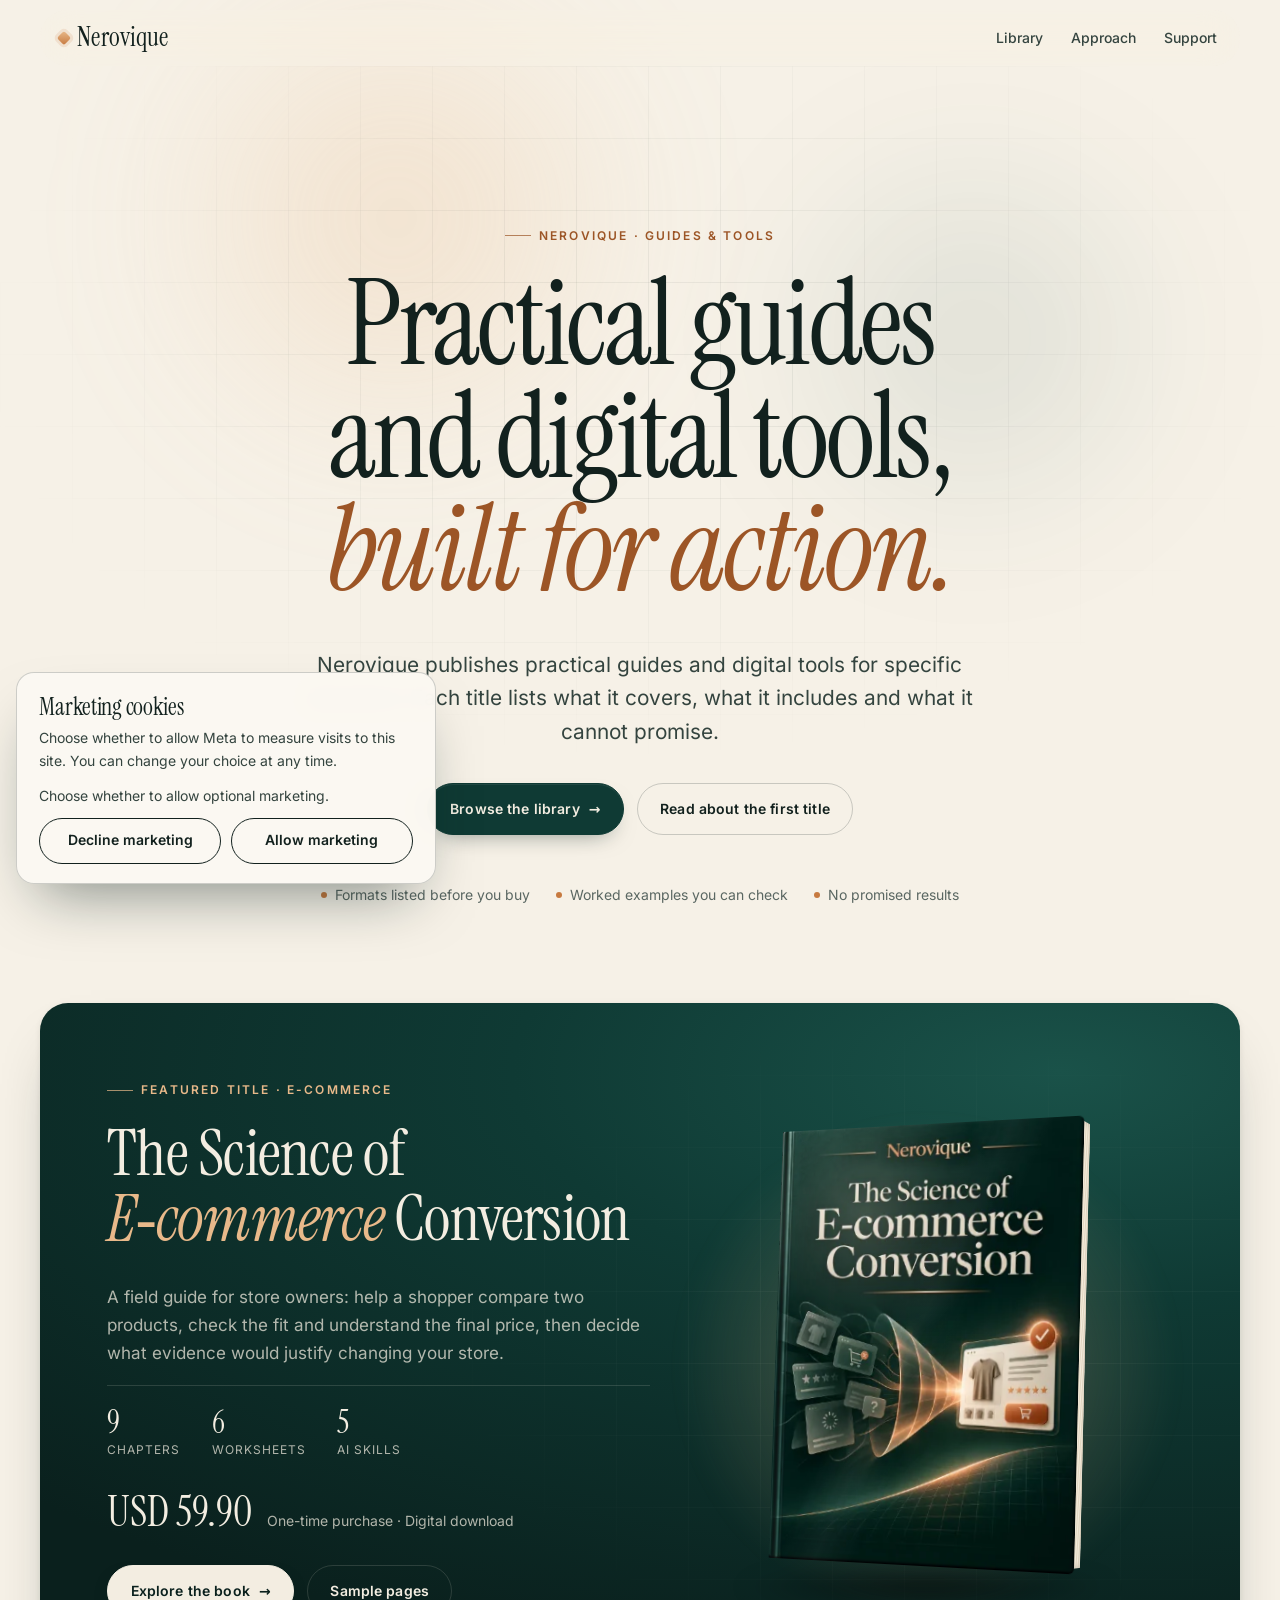
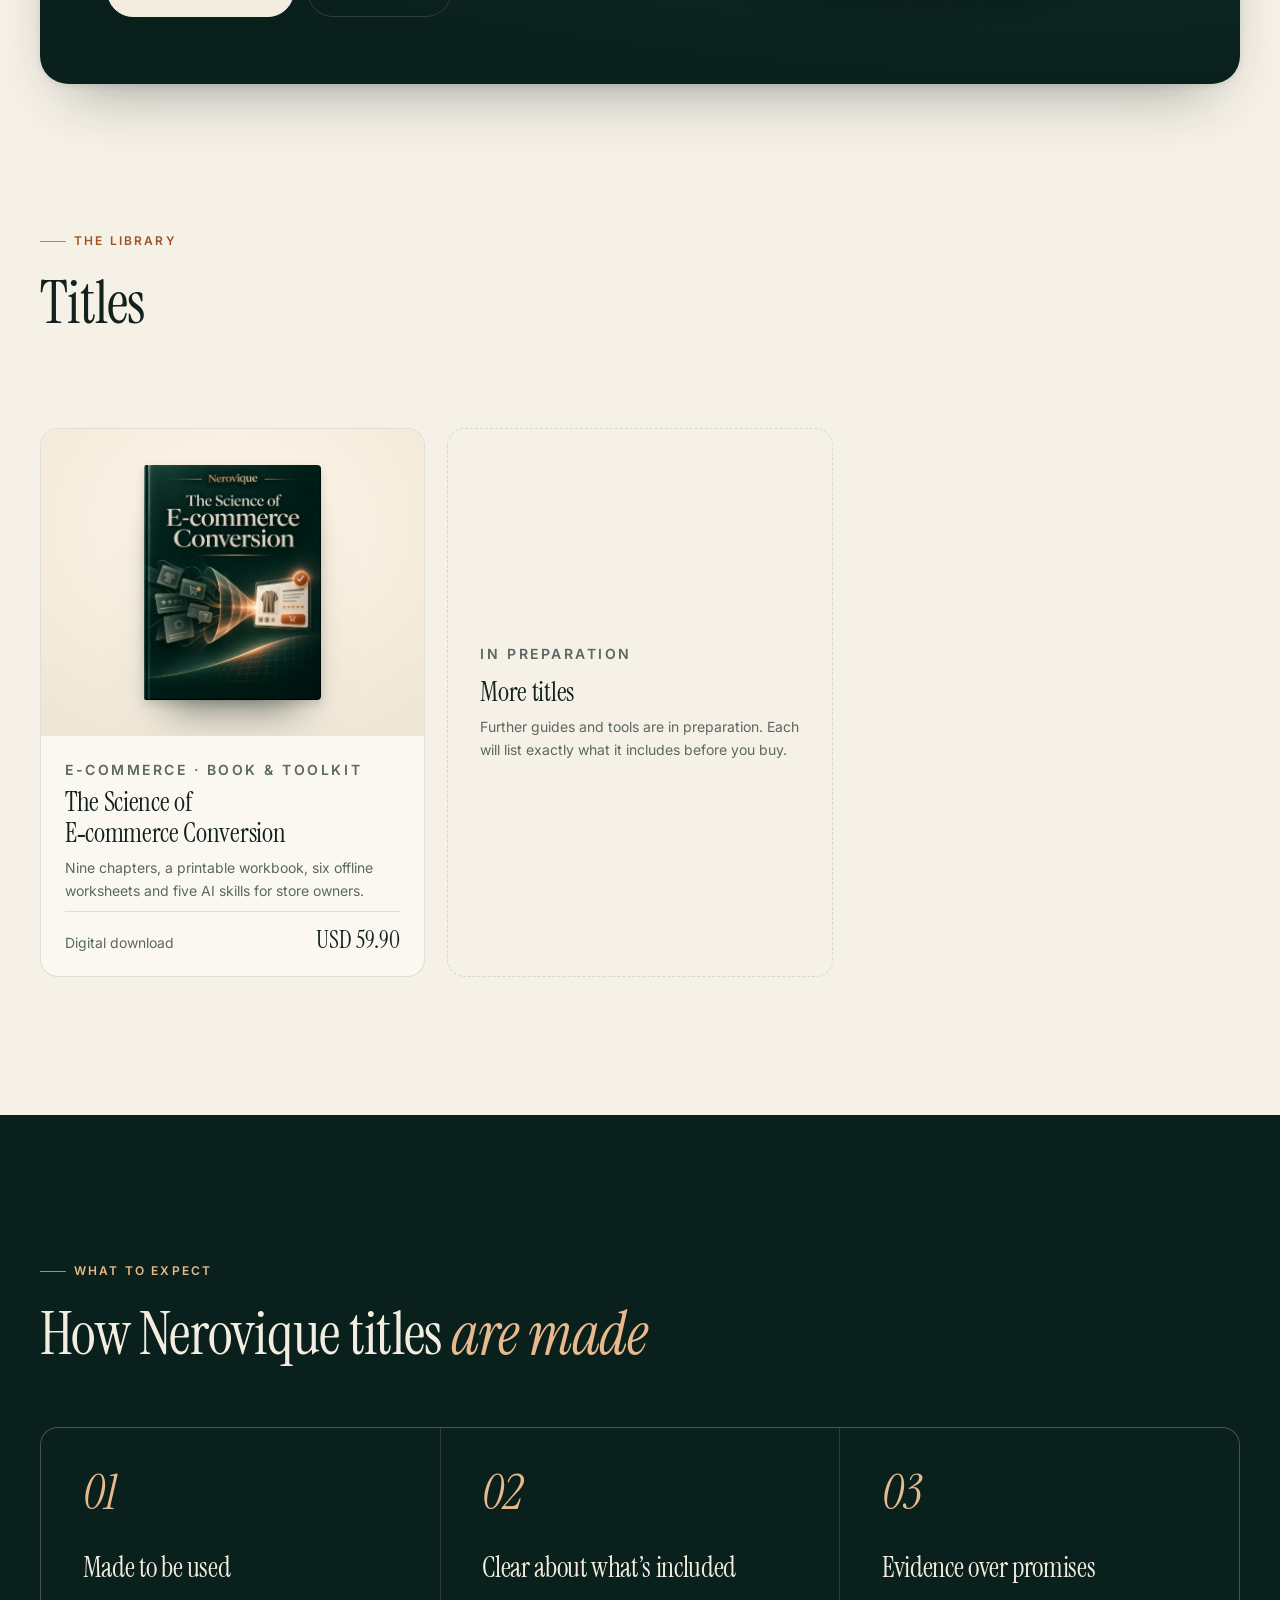
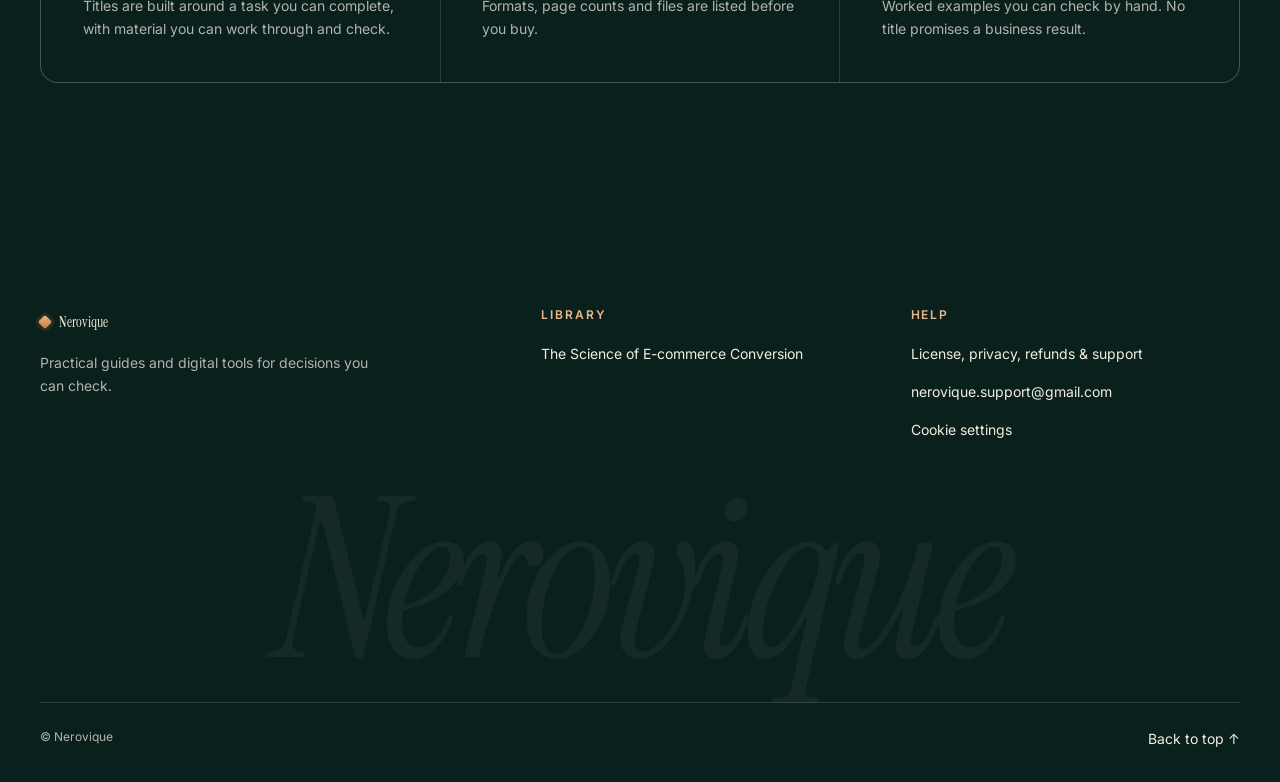
<file: index.html>
<!doctype html>
<html lang="en">
<head>
<meta charset="utf-8">
<meta name="viewport" content="width=device-width,initial-scale=1,viewport-fit=cover">
<title>Nerovique · Practical guides and digital tools</title>
<meta name="description" content="Nerovique publishes practical guides and digital tools, each built around a task you can complete.">
<meta name="theme-color" content="#103e38">
<link rel="canonical" href="https://adelrishaq.github.io/nerovique/">
<meta property="og:type" content="website">
<meta property="og:site_name" content="Nerovique">
<meta property="og:title" content="Nerovique · Practical guides and digital tools">
<meta property="og:description" content="Nerovique publishes practical guides and digital tools, each built around a task you can complete.">
<meta property="og:url" content="https://adelrishaq.github.io/nerovique/">
<meta property="og:image" content="https://adelrishaq.github.io/nerovique/assets/img/og-ecommerce-conversion.png">
<meta property="og:image:width" content="1200">
<meta property="og:image:height" content="630">
<meta property="og:image:alt" content="The Science of E-commerce Conversion book cover by Nerovique">
<meta name="twitter:card" content="summary_large_image">
<meta name="twitter:title" content="Nerovique · Practical guides and digital tools">
<meta name="twitter:description" content="Nerovique publishes practical guides and digital tools, each built around a task you can complete.">
<meta name="twitter:image" content="https://adelrishaq.github.io/nerovique/assets/img/og-ecommerce-conversion.png">
<link rel="icon" href="data:image/svg+xml,%3Csvg xmlns=%27http://www.w3.org/2000/svg%27 viewBox=%270 0 32 32%27%3E%3Crect width=%2732%27 height=%2732%27 rx=%276%27 fill=%27%23103e38%27/%3E%3Cpath d=%27M16 7l9 9-9 9-9-9z%27 fill=%27%23e8b98a%27/%3E%3C/svg%3E">
<script>(function(d){var r=d.documentElement;if('IntersectionObserver' in window&&!(window.matchMedia&&matchMedia('(prefers-reduced-motion: reduce)').matches)){r.classList.add('motion');setTimeout(function(){if(!r.classList.contains('motion-ready'))r.classList.remove('motion')},2500)}})(document)</script>
<link rel="preload" href="assets/fonts/instrument-serif.woff2" as="font" type="font/woff2" crossorigin>
<link rel="preload" href="assets/fonts/inter-var.woff2" as="font" type="font/woff2" crossorigin>
<link rel="stylesheet" href="assets/css/nv.css?v=20261127">
<script defer src="assets/js/site-config.js?v=20261126"></script>
<script defer src="assets/js/site.js"></script>
<script defer src="assets/js/nv.js?v=20261127"></script>
<script defer src="assets/js/pixel-config.js"></script>
<script defer src="assets/js/consent.js"></script>
</head>
<body>
<a class="skip" href="#main">Skip to content</a>
<div class="progress" aria-hidden="true"></div>

<header class="site-header">
  <div class="wrap bar">
    <a class="wordmark" href="index.html" aria-current="page">Nerovique</a>
    <nav class="site-nav" aria-label="Main">
      <a href="#library">Library</a>
      <a class="hide-sm" href="#approach">Approach</a>
      <a href="policies.html#support">Support</a>
    </nav>
  </div>
</header>

<main id="main">
  <section class="home-hero" aria-labelledby="home-title">
    <div class="aurora" aria-hidden="true"></div>
    <div class="rule-grid" aria-hidden="true"></div>
    <div class="wrap">
      <p class="eyebrow">Nerovique · Guides &amp; tools</p>
      <h1 id="home-title" data-split>Practical guides and digital tools, <em>built for action.</em></h1>
      <p class="lead" data-reveal>Nerovique publishes practical guides and digital tools for specific decisions. Each title lists what it covers, what it includes and what it cannot promise.</p>
      <div class="actions" data-reveal>
        <a class="btn" href="#library">Browse the library <span class="arrow" aria-hidden="true">→</span></a>
        <a class="btn btn--ghost" href="books/ecommerce-conversion/index.html">Read about the first title</a>
      </div>
      <ul class="hero-meta" data-reveal aria-label="Publishing principles">
        <li>Formats listed before you buy</li>
        <li>Worked examples you can check</li>
        <li>No promised results</li>
      </ul>
    </div>
  </section>

  <section class="wrap" aria-labelledby="feature-title">
    <article class="feature" data-tilt-area data-reveal>
      <div class="rule-grid" aria-hidden="true"></div>
      <div>
        <p class="eyebrow">Featured title · E-commerce</p>
        <h2 id="feature-title">The Science of <em>E‑commerce</em> Conversion</h2>
        <p>A field guide for store owners: help a shopper compare two products, check the fit and understand the final price, then decide what evidence would justify changing your store.</p>
        <ul class="spec">
          <li><b>9</b>Chapters</li>
          <li><b>6</b>Worksheets</li>
          <li><b>5</b>AI skills</li>
        </ul>
        <div class="price-line"><b>USD 59.90</b><span>One-time purchase · Digital download</span></div>
        <div class="actions">
          <a class="btn btn--light" href="books/ecommerce-conversion/index.html">Explore the book <span class="arrow" aria-hidden="true">→</span></a>
          <a class="btn btn--ghost-dark" href="books/ecommerce-conversion/index.html#samples">Sample pages</a>
        </div>
      </div>
      <div class="book3d" aria-hidden="true">
        <div class="glow"></div>
        <div class="book">
          <div class="face front"><img src="assets/img/cover-560.webp" srcset="assets/img/cover-360.webp 360w, assets/img/cover-560.webp 560w, assets/img/cover-800.webp 800w" sizes="(max-width: 860px) 62vw, 330px" width="560" height="747" decoding="async" alt=""></div>
          <div class="spine"></div><div class="pages"></div><div class="face back"></div>
        </div>
        <div class="floor"></div>
      </div>
    </article>
  </section>

  <section class="wrap section" id="library" aria-labelledby="library-title">
    <div class="head" data-reveal>
      <p class="eyebrow">The library</p>
      <h2 id="library-title">Titles</h2>
    </div>
    <!-- Subject filter: built by nv.js from each card's data-category; stays hidden until two subjects exist -->
    <ul class="shelf-filter" aria-label="Filter by subject" hidden></ul>
    <div class="shelf" data-reveal-group>
      <!-- PRODUCT CARD: copy this block for each new title -->
      <article class="card" data-accent="copper" data-category="E-commerce">
        <div class="card-media">
          <img src="assets/img/cover-360.webp" srcset="assets/img/cover-360.webp 360w, assets/img/cover-560.webp 560w" sizes="(max-width: 720px) 45vw, 180px" width="360" height="480" loading="lazy" decoding="async" alt="Cover of The Science of E-commerce Conversion">
        </div>
        <div class="card-body">
          <p class="eyebrow plain">E-commerce · Book &amp; toolkit</p>
          <h3><a href="books/ecommerce-conversion/index.html">The Science of E‑commerce Conversion</a></h3>
          <p>Nine chapters, a printable workbook, six offline worksheets and five AI skills for store owners.</p>
          <div class="meta"><span>Digital download</span><b>USD 59.90</b></div>
        </div>
      </article>
      <!-- /PRODUCT CARD -->

      <article class="card card--placeholder" aria-label="Upcoming titles">
        <p class="eyebrow plain">In preparation</p>
        <h3>More titles</h3>
        <p>Further guides and tools are in preparation. Each will list exactly what it includes before you buy.</p>
      </article>
    </div>
  </section>

  <section class="dark section" id="approach" aria-labelledby="approach-title">
    <div class="grain" aria-hidden="true"></div>
    <div class="wrap">
      <div class="head" data-reveal>
        <p class="eyebrow">What to expect</p>
        <h2 id="approach-title">How Nerovique titles <em>are made</em></h2>
      </div>
      <div class="principles" data-reveal-group>
        <div><span class="num" aria-hidden="true">01</span><h3>Made to be used</h3><p>Titles are built around a task you can complete, with material you can work through and check.</p></div>
        <div><span class="num" aria-hidden="true">02</span><h3>Clear about what’s included</h3><p>Formats, page counts and files are listed before you buy.</p></div>
        <div><span class="num" aria-hidden="true">03</span><h3>Evidence over promises</h3><p>Worked examples you can check by hand. No title promises a business result.</p></div>
      </div>
    </div>
  </section>
</main>

<footer class="site-footer">
  <div class="wrap">
    <div class="grid">
      <div>
        <a class="wordmark" href="index.html">Nerovique</a>
        <p class="tag">Practical guides and digital tools for decisions you can check.</p>
      </div>
      <div>
        <h2>Library</h2>
        <ul>
          <li><a href="books/ecommerce-conversion/index.html">The Science of E-commerce Conversion</a></li>
        </ul>
      </div>
      <div>
        <h2>Help</h2>
        <ul>
          <li><a href="policies.html">License, privacy, refunds &amp; support</a></li>
          <li><a href="mailto:nerovique.support@gmail.com">nerovique.support@gmail.com</a></li>
          <li><button type="button" class="linklike" id="cookie-settings" aria-controls="cookie-choices" aria-expanded="false">Cookie settings</button></li>
        </ul>
      </div>
    </div>
    <p class="footer-mark" aria-hidden="true">Nerovique</p>
    <div class="legal"><span>© Nerovique</span><a href="#main">Back to top ↑</a></div>
  </div>
</footer>

<section class="cookie" id="cookie-choices" aria-label="Marketing cookie preferences" hidden>
  <h2>Marketing cookies</h2>
  <p>Choose whether to allow Meta to measure visits to this site. You can change your choice at any time.</p>
  <p role="status"></p>
  <div class="cookie-actions"><button type="button" data-choice="deny">Decline marketing</button><button type="button" data-choice="allow">Allow marketing</button></div>
</section>
</body>
</html>
</file>
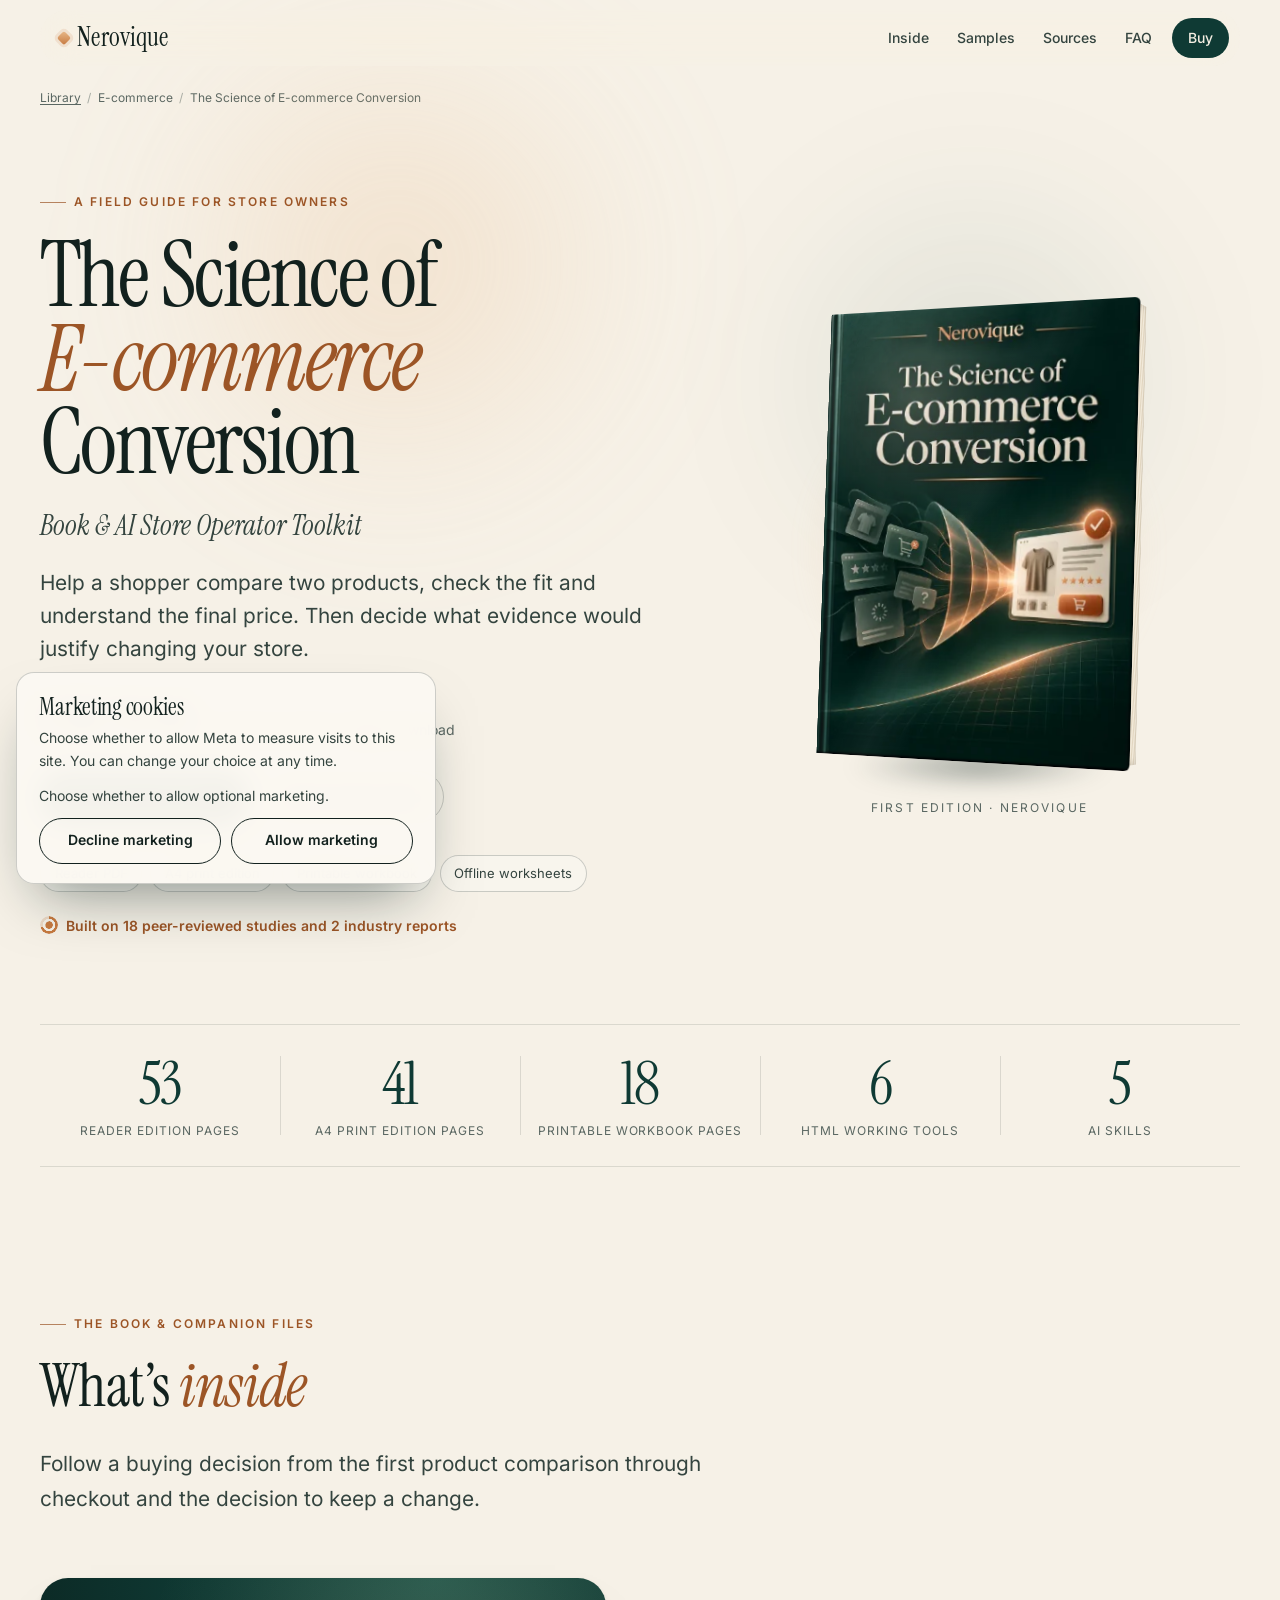
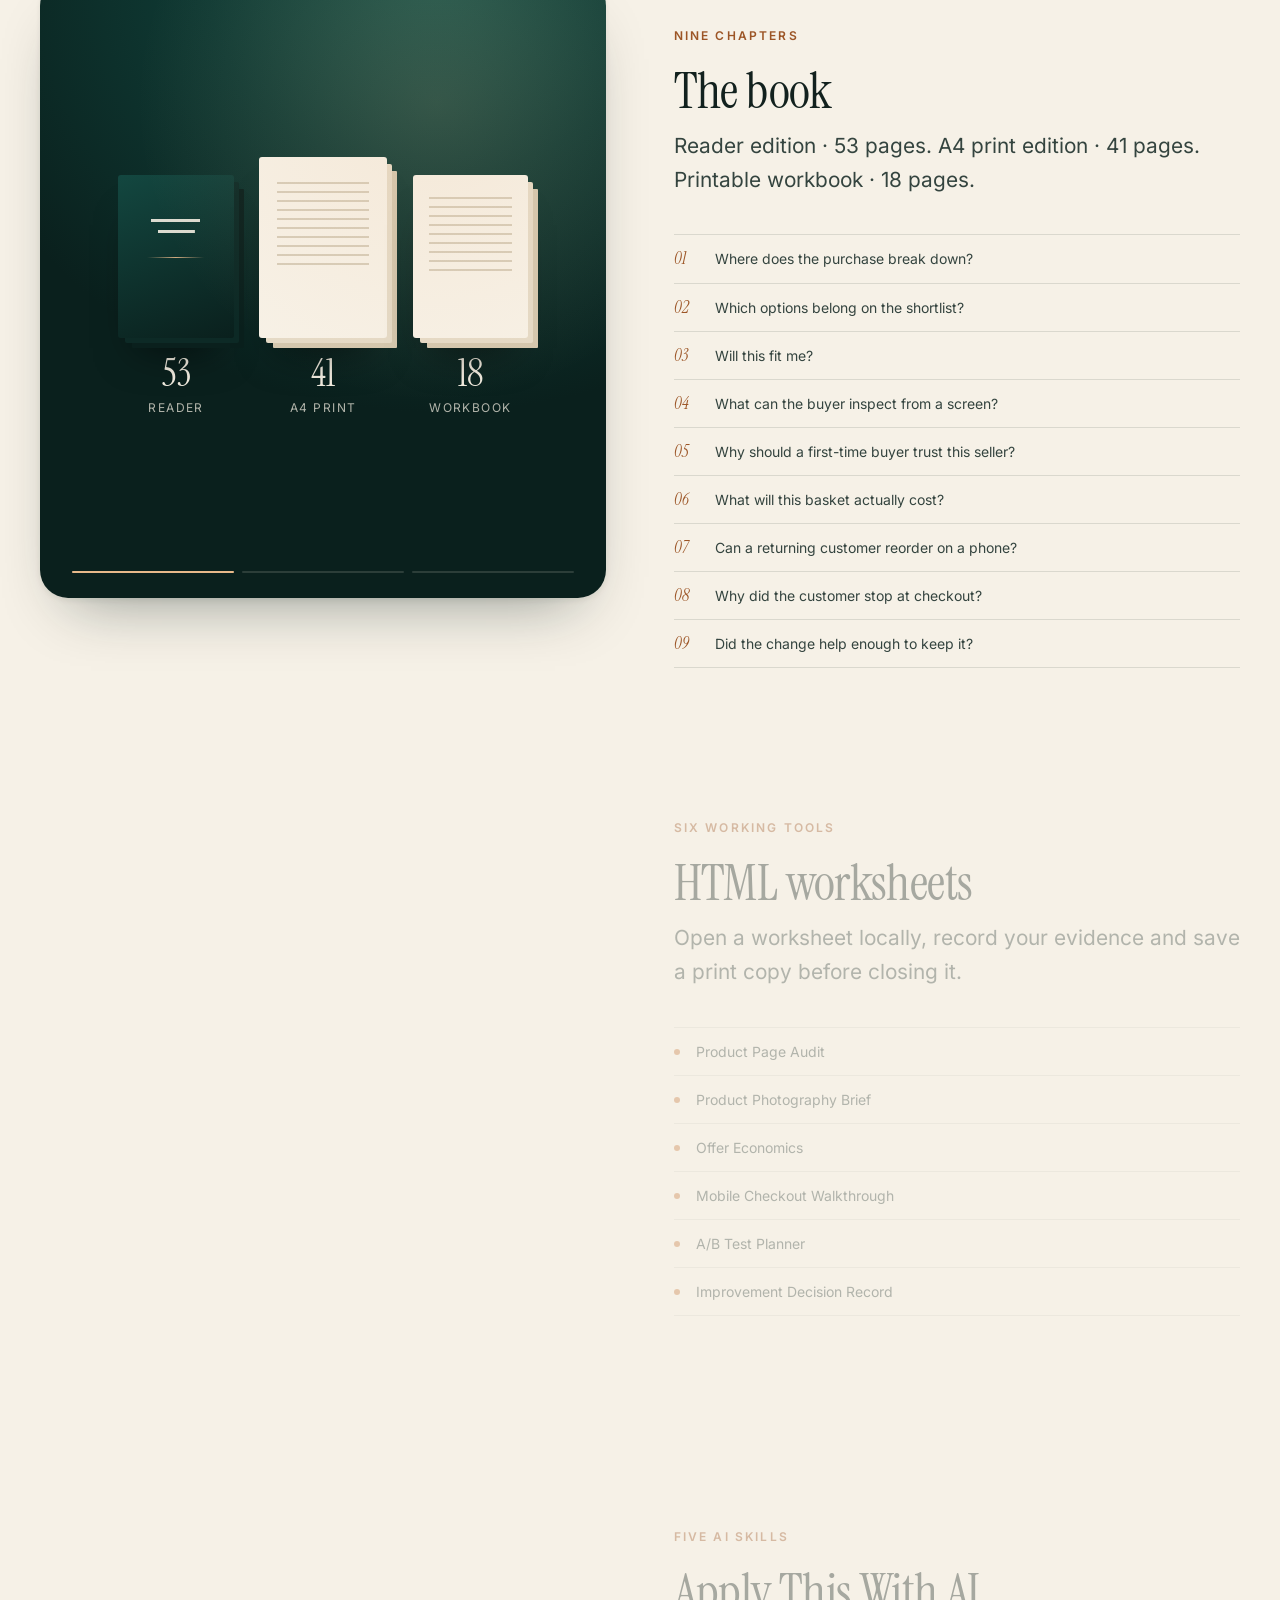
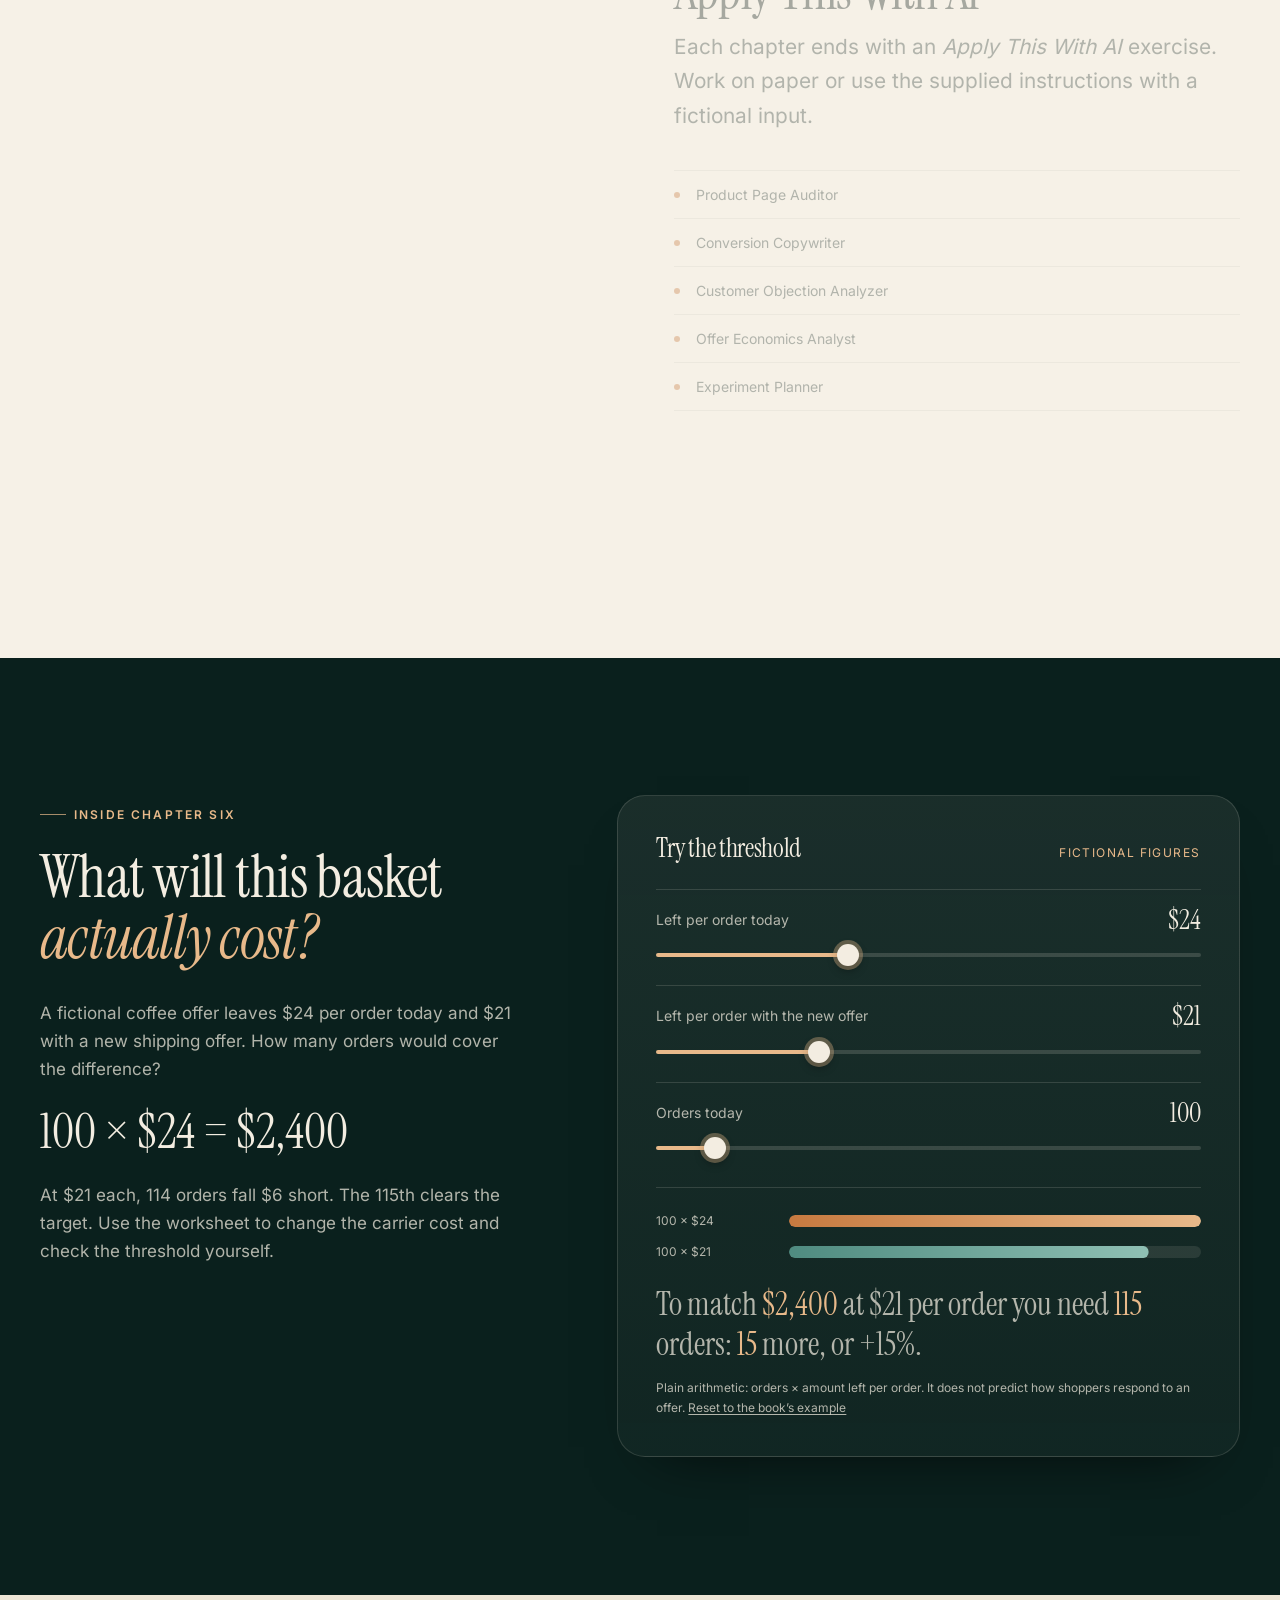
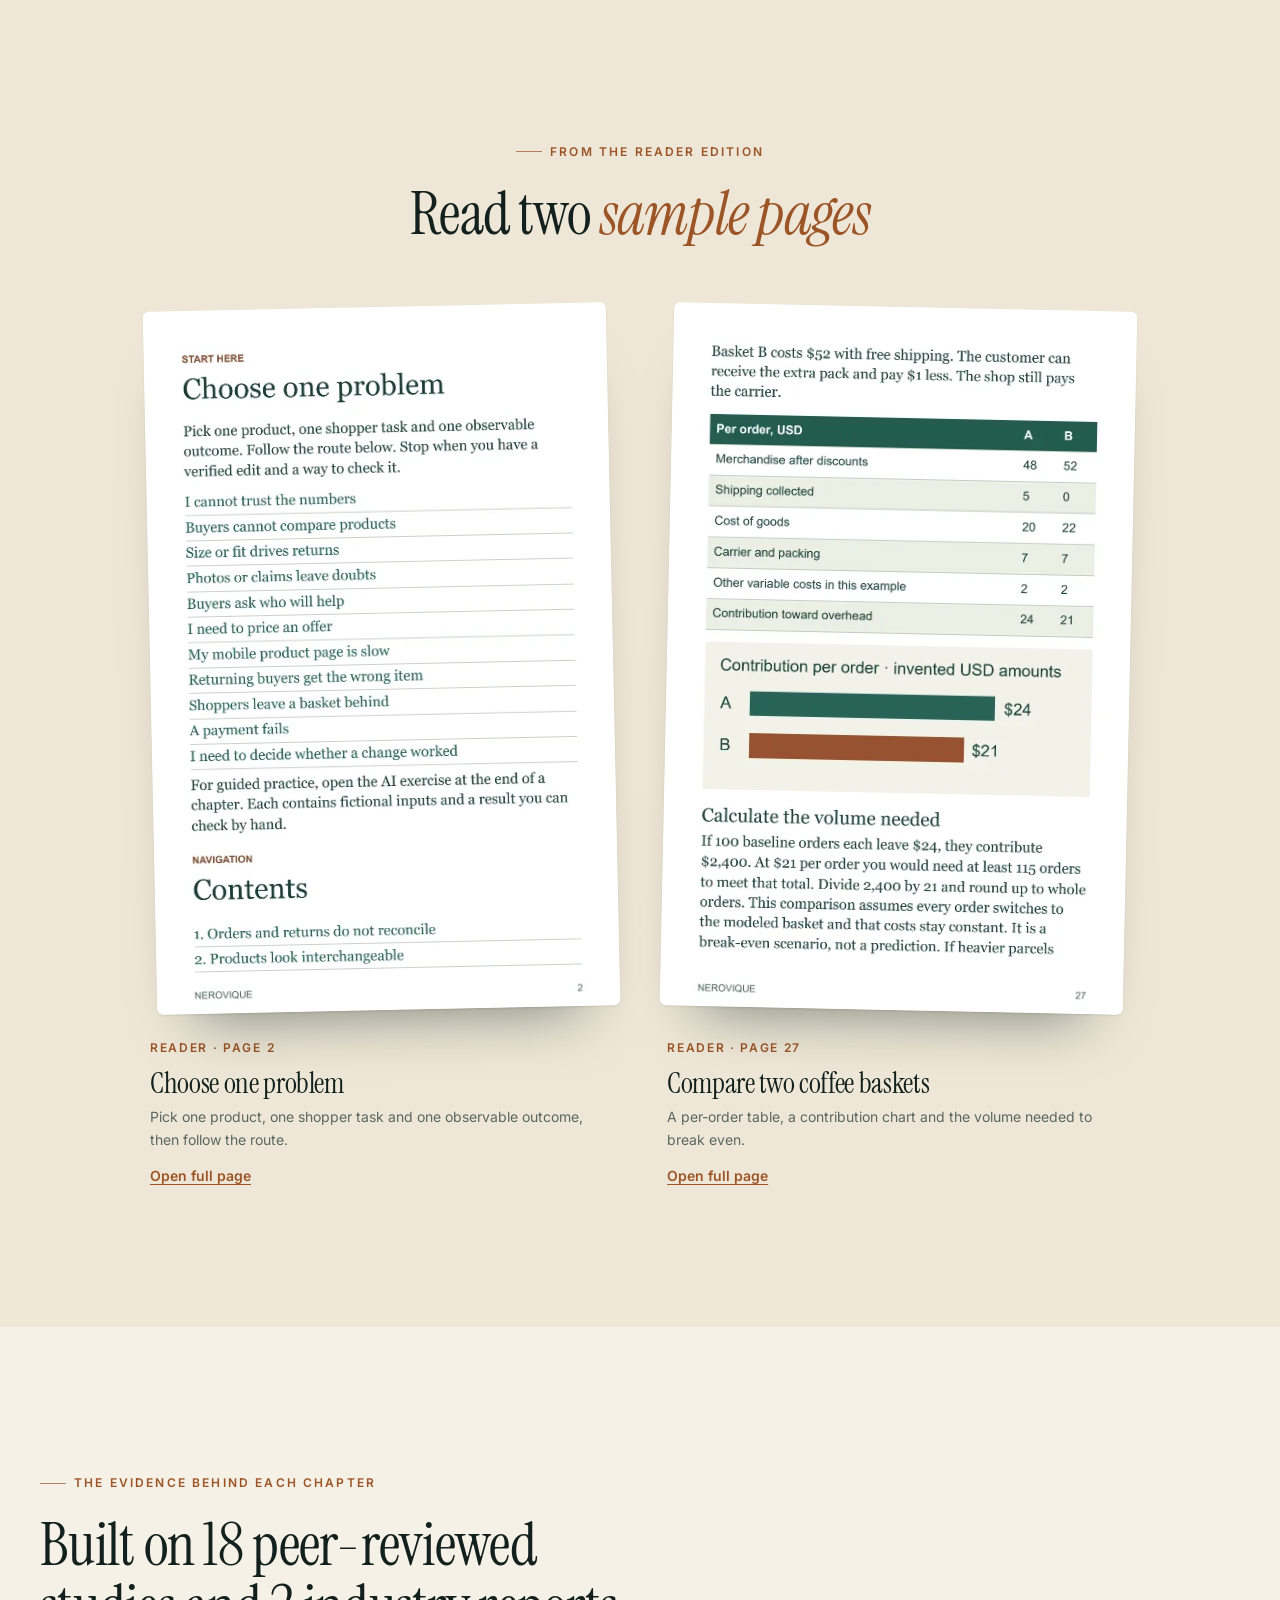
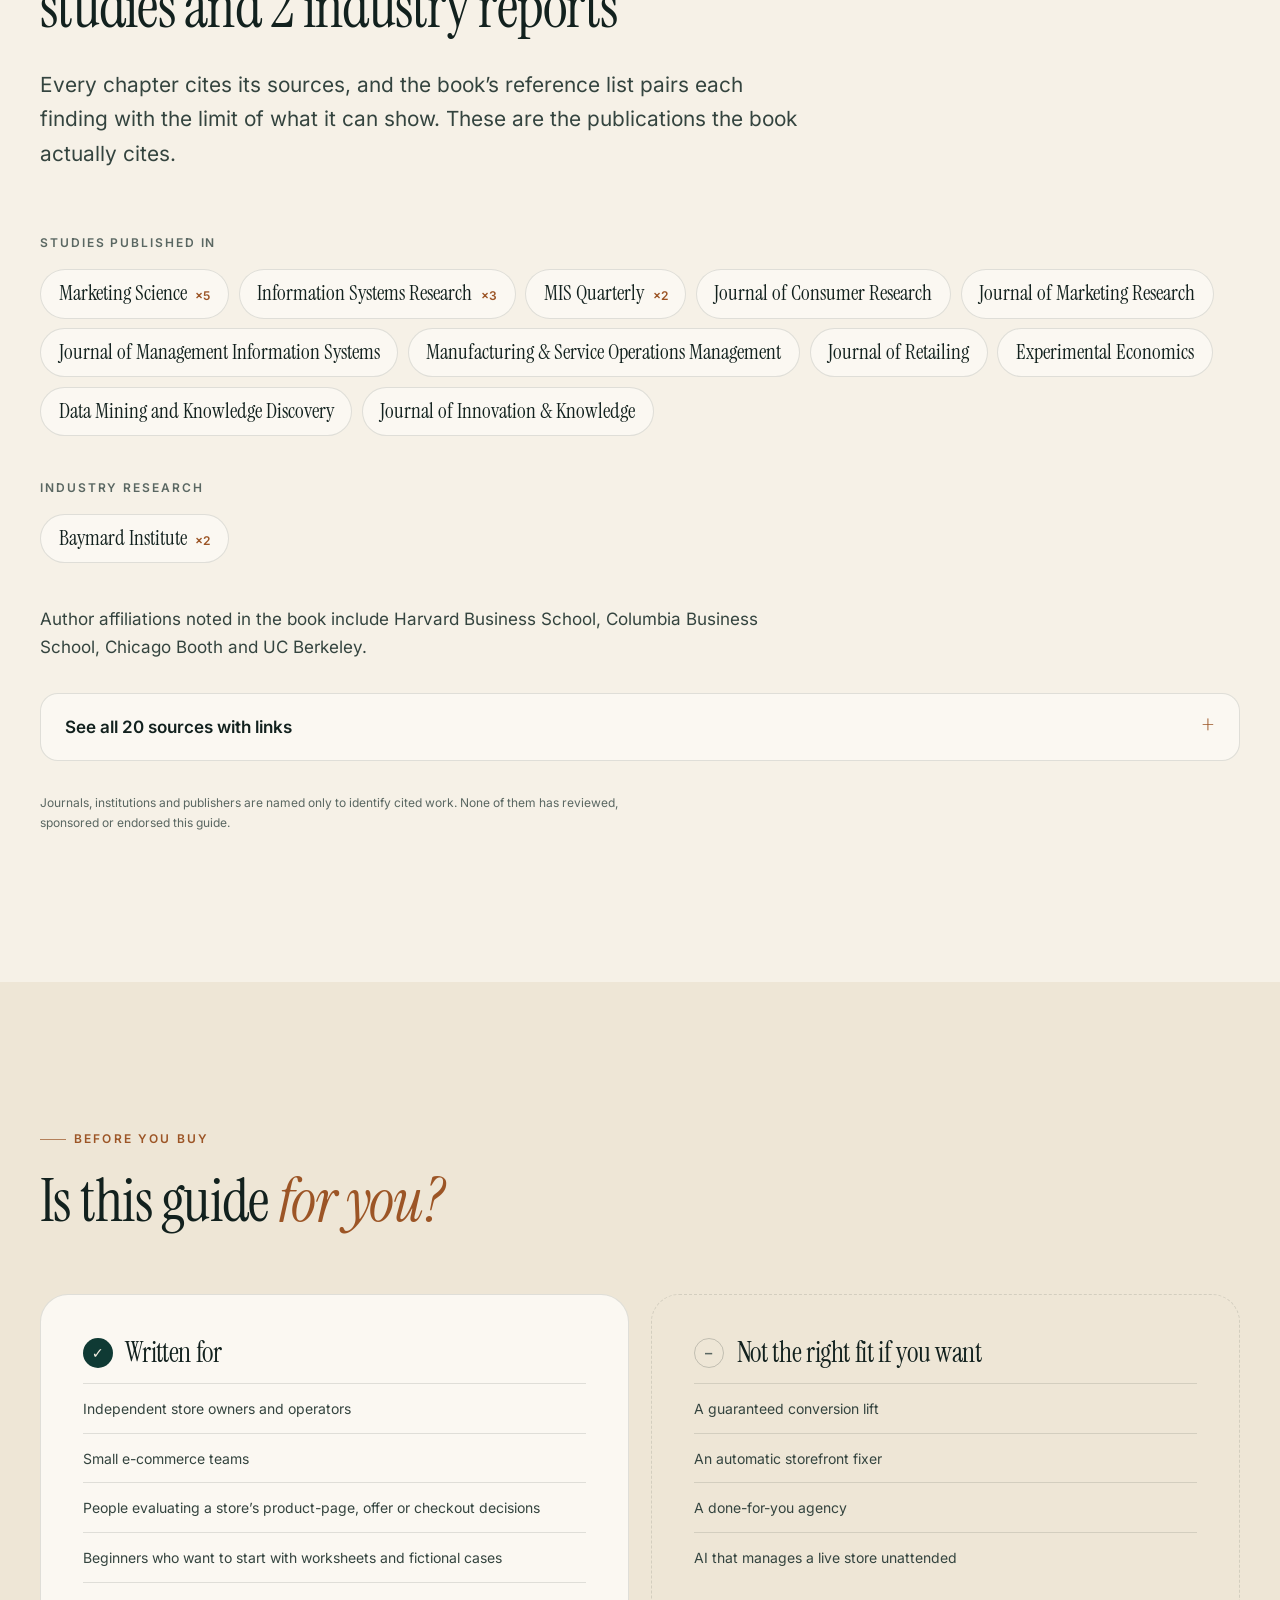
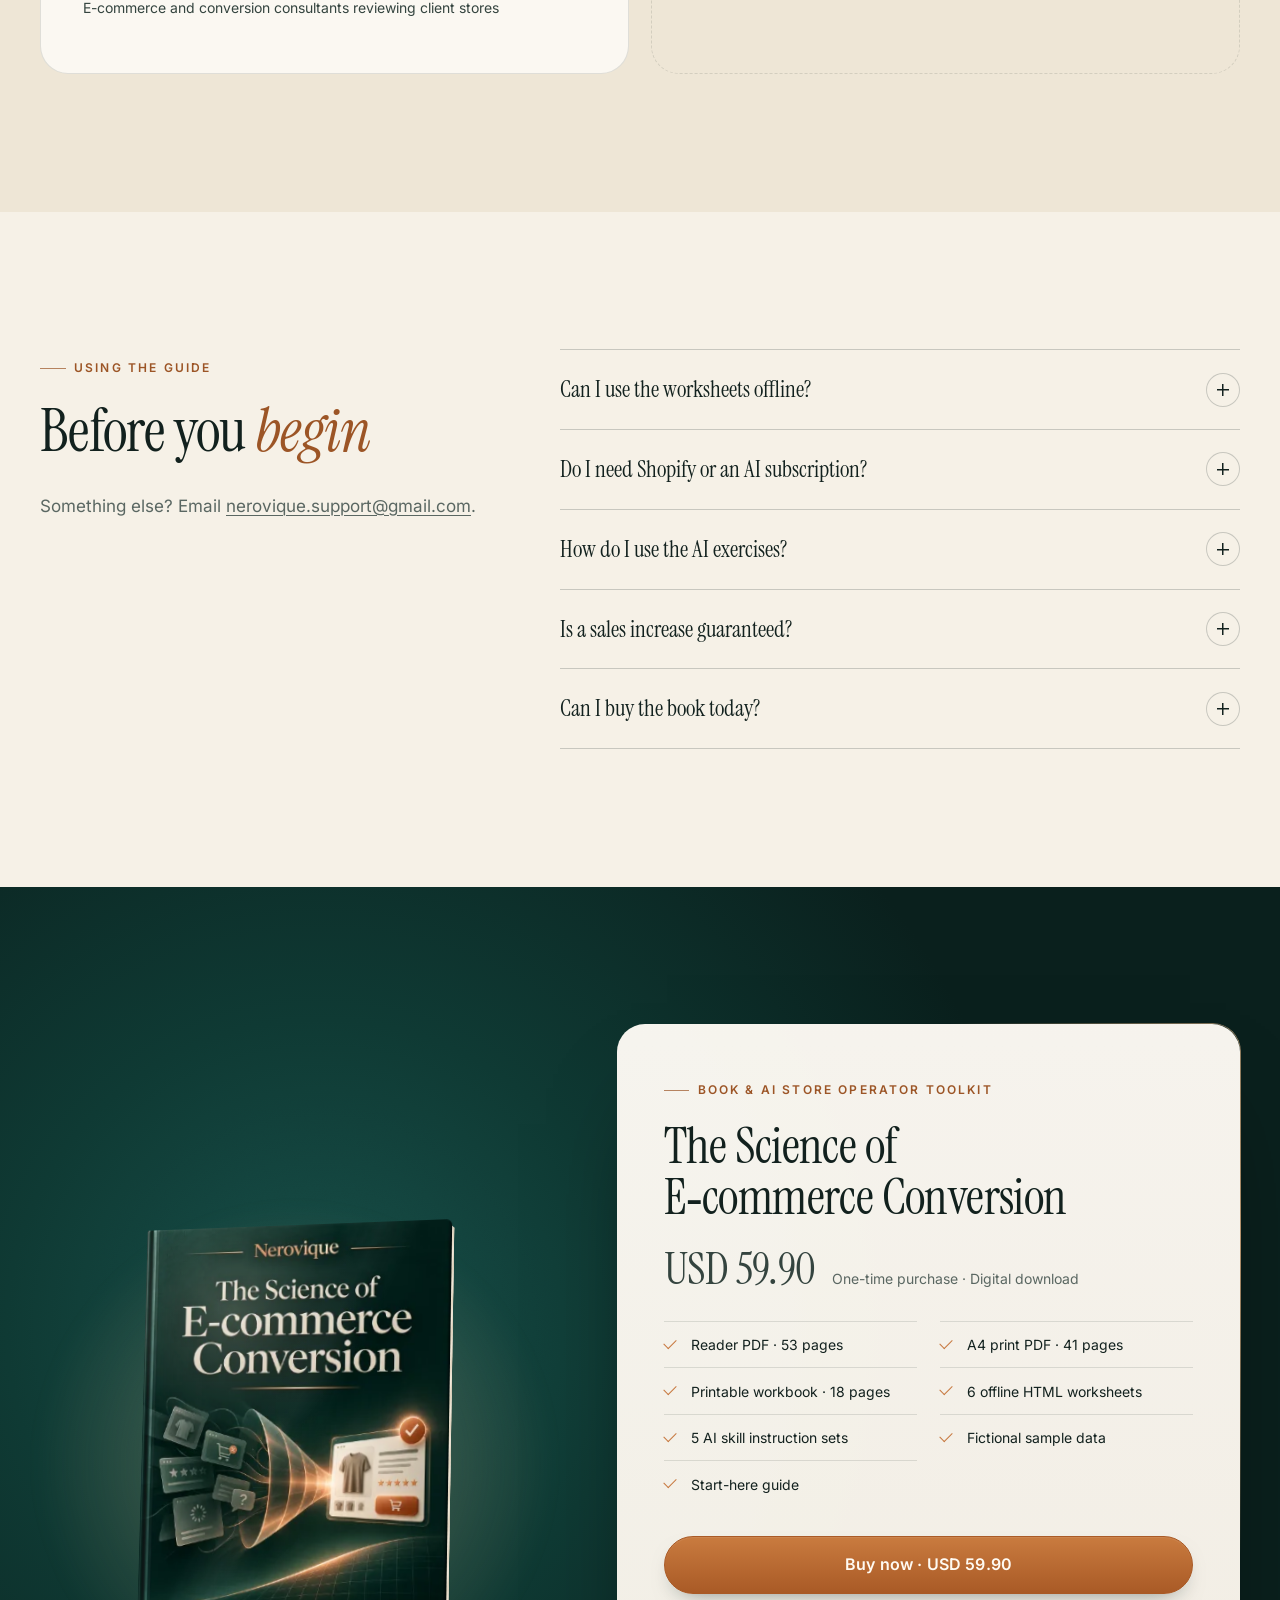
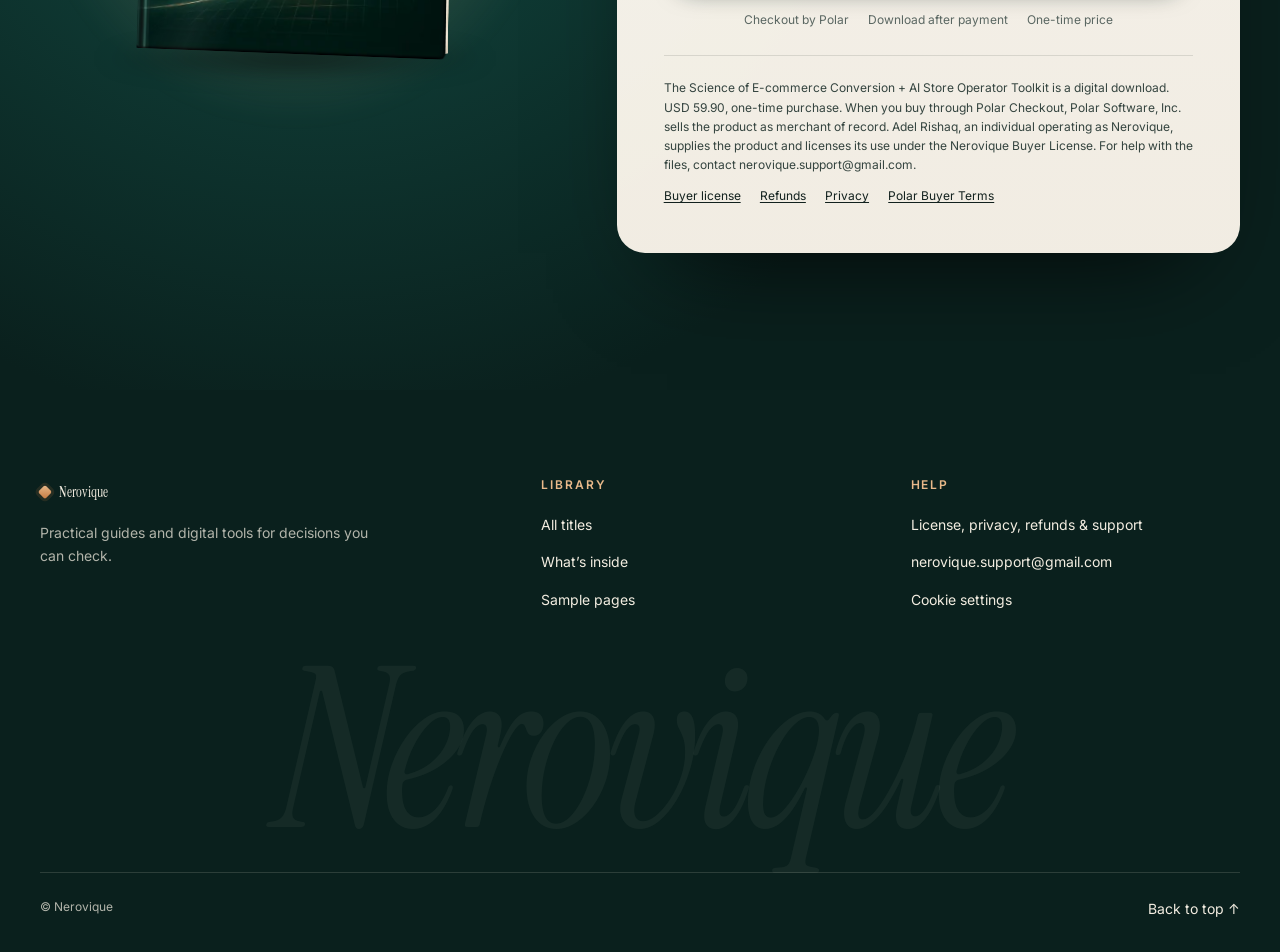
<file: books/ecommerce-conversion/index.html>
<!doctype html>
<html lang="en">
<head>
<meta charset="utf-8">
<meta name="viewport" content="width=device-width,initial-scale=1,viewport-fit=cover">
<title>The Science of E-commerce Conversion · Book &amp; AI Store Operator Toolkit · Nerovique</title>
<meta name="description" content="A field guide for store owners: nine chapters, a printable workbook, six offline worksheets and five AI skills. USD 59.90, one-time purchase, digital download.">
<meta name="theme-color" content="#103e38">
<link rel="canonical" href="https://adelrishaq.github.io/nerovique/books/ecommerce-conversion/">
<meta property="og:type" content="product">
<meta property="og:site_name" content="Nerovique">
<meta property="og:title" content="The Science of E-commerce Conversion · Book &amp; AI Store Operator Toolkit">
<meta property="og:description" content="A field guide for store owners: nine chapters, a printable workbook, six worksheet tools and five AI skills. USD 59.90, one-time purchase.">
<meta property="og:url" content="https://adelrishaq.github.io/nerovique/books/ecommerce-conversion/">
<meta property="og:image" content="https://adelrishaq.github.io/nerovique/assets/img/og-ecommerce-conversion.png">
<meta property="og:image:width" content="1200">
<meta property="og:image:height" content="630">
<meta property="og:image:alt" content="The Science of E-commerce Conversion book cover by Nerovique">
<meta name="twitter:card" content="summary_large_image">
<meta name="twitter:title" content="The Science of E-commerce Conversion · Book &amp; AI Store Operator Toolkit">
<meta name="twitter:description" content="A field guide for store owners: nine chapters, a printable workbook, six worksheet tools and five AI skills. USD 59.90, one-time purchase.">
<meta name="twitter:image" content="https://adelrishaq.github.io/nerovique/assets/img/og-ecommerce-conversion.png">
<script type="application/ld+json">{"@context": "https://schema.org", "@type": "Product", "name": "The Science of E-commerce Conversion + AI Store Operator Toolkit", "description": "A field guide for store owners: nine chapters, a printable workbook, six worksheet tools and five AI skills. Digital download.", "image": ["https://adelrishaq.github.io/nerovique/assets/img/og-ecommerce-conversion.png", "https://adelrishaq.github.io/nerovique/assets/img/cover-800.webp"], "brand": {"@type": "Brand", "name": "Nerovique"}, "url": "https://adelrishaq.github.io/nerovique/books/ecommerce-conversion/", "offers": {"@type": "Offer", "price": "59.90", "priceCurrency": "USD", "availability": "https://schema.org/InStock", "url": "https://adelrishaq.github.io/nerovique/books/ecommerce-conversion/"}}</script>
<link rel="icon" href="data:image/svg+xml,%3Csvg xmlns=%27http://www.w3.org/2000/svg%27 viewBox=%270 0 32 32%27%3E%3Crect width=%2732%27 height=%2732%27 rx=%276%27 fill=%27%23103e38%27/%3E%3Cpath d=%27M16 7l9 9-9 9-9-9z%27 fill=%27%23e8b98a%27/%3E%3C/svg%3E">
<link rel="preload" as="image" href="../../assets/img/cover-560.webp" imagesrcset="../../assets/img/cover-360.webp 360w, ../../assets/img/cover-560.webp 560w, ../../assets/img/cover-800.webp 800w" imagesizes="(max-width: 720px) 58vw, 360px">
<script>(function(d){var r=d.documentElement;if('IntersectionObserver' in window&&!(window.matchMedia&&matchMedia('(prefers-reduced-motion: reduce)').matches)){r.classList.add('motion');setTimeout(function(){if(!r.classList.contains('motion-ready'))r.classList.remove('motion')},2500)}})(document)</script>
<link rel="preload" href="../../assets/fonts/instrument-serif.woff2" as="font" type="font/woff2" crossorigin>
<link rel="preload" href="../../assets/fonts/inter-var.woff2" as="font" type="font/woff2" crossorigin>
<link rel="stylesheet" href="../../assets/css/nv.css?v=20261127">
<script defer src="../../assets/js/site-config.js?v=20261126"></script>
<script defer src="../../assets/js/site.js"></script>
<script defer src="../../assets/js/nv.js?v=20261127"></script>
<script defer src="../../assets/js/pixel-config.js"></script>
<script defer src="../../assets/js/consent.js"></script>
</head>
<body data-accent="copper">
<a class="skip" href="#main">Skip to content</a>
<div class="progress" aria-hidden="true"></div>

<header class="site-header">
  <div class="wrap bar">
    <a class="wordmark" href="../../index.html">Nerovique</a>
    <nav class="site-nav" aria-label="Main">
      <a href="#inside">Inside</a>
      <a href="#samples">Samples</a>
      <a class="hide-sm" href="#research">Sources</a>
      <a class="hide-sm" href="#faq">FAQ</a>
      <a class="nav-cta" href="#buy">Buy</a>
    </nav>
  </div>
</header>

<main id="main">
  <nav class="wrap crumbs" aria-label="Breadcrumb">
    <ol><li><a href="../../index.html#library">Library</a></li><li>E-commerce</li><li aria-current="page">The Science of E-commerce Conversion</li></ol>
  </nav>

  <!-- HERO -->
  <div class="hero-shell" style="position:relative;isolation:isolate">
  <div class="aurora" aria-hidden="true"></div>
  <section class="wrap hero" data-hero data-tilt-area aria-labelledby="title">
    <div>
      <p class="eyebrow">A field guide for store owners</p>
      <h1 id="title" data-split>The Science of <em>E-commerce</em> Conversion</h1>
      <p class="subtitle" data-reveal>Book &amp; AI Store Operator Toolkit</p>
      <p class="lead" data-reveal>Help a shopper compare two products, check the fit and understand the final price. Then decide what evidence would justify changing your store.</p>
      <div data-reveal>
        <p class="price"><b>USD 59.90</b><span>One-time purchase · Digital download</span></p>
        <div class="actions">
          <a class="btn" href="#buy">See what’s included <span class="arrow" aria-hidden="true">→</span></a>
          <a class="btn btn--ghost" href="#samples">Read sample pages</a>
        </div>
        <ul class="chips" aria-label="Formats">
          <li>Reader PDF</li><li>A4 print edition</li><li>Printable workbook</li><li>Offline worksheets</li>
        </ul>
        <p class="evidence-link"><a href="#research">Built on 18 peer-reviewed studies and 2 industry reports</a></p>
      </div>
    </div>
    <figure class="book-stage">
      <div class="book3d float">
        <div class="glow" aria-hidden="true"></div>
        <div class="book">
          <div class="face front"><img src="../../assets/img/cover-560.webp"
           srcset="../../assets/img/cover-360.webp 360w, ../../assets/img/cover-560.webp 560w, ../../assets/img/cover-800.webp 800w"
           sizes="(max-width: 720px) 58vw, 360px" width="560" height="747" fetchpriority="high"
           alt="Cover of The Science of E-commerce Conversion by Nerovique: a copper funnel guiding scattered product screens to one clear product page"></div>
          <div class="spine" aria-hidden="true"></div><div class="pages" aria-hidden="true"></div><div class="face back" aria-hidden="true"></div>
        </div>
        <div class="floor" aria-hidden="true"></div>
      </div>
      <figcaption>First Edition · Nerovique</figcaption>
    </figure>
  </section>
  </div>

  <!-- NUMBERS -->
  <section class="wrap" aria-label="What the download contains">
    <div class="stats" data-reveal-group>
      <div><b>53</b><span>Reader edition pages</span></div>
      <div><b>41</b><span>A4 print edition pages</span></div>
      <div><b>18</b><span>Printable workbook pages</span></div>
      <div><b>6</b><span>HTML working tools</span></div>
      <div><b>5</b><span>AI skills</span></div>
    </div>
  </section>

  <!-- INSIDE · scroll story. Texts unchanged from the approved "What's inside" columns. -->
  <section class="section story" id="inside" aria-labelledby="inside-title">
    <div class="wrap">
      <div class="head" data-reveal>
        <p class="eyebrow">The book &amp; companion files</p>
        <h2 id="inside-title">What’s <em>inside</em></h2>
        <p>Follow a buying decision from the first product comparison through checkout and the decision to keep a change.</p>
      </div>
      <div class="story-grid">
        <div class="story-stage" aria-hidden="true">
          <div class="stage-panel" data-panel="1"><div class="formats"><div class="vol vol--reader"><div class="sheet"></div><b>53</b><span>Reader</span></div><div class="vol vol--print"><div class="sheet"></div><b>41</b><span>A4 print</span></div><div class="vol vol--work"><div class="sheet"></div><b>18</b><span>Workbook</span></div></div></div>
          <div class="stage-panel" data-panel="2"><div class="tiles"><div class="tile"><i>01</i><b>Product Page Audit</b><s></s><s></s></div><div class="tile"><i>02</i><b>Product Photography Brief</b><s></s><s></s></div><div class="tile"><i>03</i><b>Offer Economics</b><s></s><s></s></div><div class="tile"><i>04</i><b>Mobile Checkout Walkthrough</b><s></s><s></s></div><div class="tile"><i>05</i><b>A/B Test Planner</b><s></s><s></s></div><div class="tile"><i>06</i><b>Improvement Decision Record</b><s></s><s></s></div></div></div>
          <div class="stage-panel" data-panel="3"><div class="skills"><div class="skill"><i>AI</i><b>Product Page Auditor</b><small>SKILL.md</small></div><div class="skill"><i>AI</i><b>Conversion Copywriter</b><small>SKILL.md</small></div><div class="skill"><i>AI</i><b>Customer Objection Analyzer</b><small>SKILL.md</small></div><div class="skill"><i>AI</i><b>Offer Economics Analyst</b><small>SKILL.md</small></div><div class="skill"><i>AI</i><b>Experiment Planner</b><small>SKILL.md</small></div></div></div>
          <div class="stage-index"><i></i><i></i><i></i></div>
        </div>
        <div class="story-steps">
          <article class="story-step" data-step="1">
            <div class="step-visual" aria-hidden="true"><div class="formats"><div class="vol vol--reader"><div class="sheet"></div><b>53</b><span>Reader</span></div><div class="vol vol--print"><div class="sheet"></div><b>41</b><span>A4 print</span></div><div class="vol vol--work"><div class="sheet"></div><b>18</b><span>Workbook</span></div></div></div>
            <span class="count">Nine chapters</span>
            <h3>The book</h3>
            <p>Reader edition · 53 pages. A4 print edition · 41 pages. Printable workbook · 18 pages.</p>
            <ol>
          <li>Where does the purchase break down?</li>
          <li>Which options belong on the shortlist?</li>
          <li>Will this fit me?</li>
          <li>What can the buyer inspect from a screen?</li>
          <li>Why should a first-time buyer trust this seller?</li>
          <li>What will this basket actually cost?</li>
          <li>Can a returning customer reorder on a phone?</li>
          <li>Why did the customer stop at checkout?</li>
          <li>Did the change help enough to keep it?</li>
        </ol>
          </article>
          <article class="story-step" data-step="2">
            <div class="step-visual" aria-hidden="true"><div class="tiles"><div class="tile"><i>01</i><b>Product Page Audit</b><s></s><s></s></div><div class="tile"><i>02</i><b>Product Photography Brief</b><s></s><s></s></div><div class="tile"><i>03</i><b>Offer Economics</b><s></s><s></s></div><div class="tile"><i>04</i><b>Mobile Checkout Walkthrough</b><s></s><s></s></div><div class="tile"><i>05</i><b>A/B Test Planner</b><s></s><s></s></div><div class="tile"><i>06</i><b>Improvement Decision Record</b><s></s><s></s></div></div></div>
            <span class="count">Six working tools</span>
            <h3>HTML worksheets</h3>
            <p>Open a worksheet locally, record your evidence and save a print copy before closing it.</p>
            <ul>
          <li>Product Page Audit</li>
          <li>Product Photography Brief</li>
          <li>Offer Economics</li>
          <li>Mobile Checkout Walkthrough</li>
          <li>A/B Test Planner</li>
          <li>Improvement Decision Record</li>
        </ul>
          </article>
          <article class="story-step" data-step="3">
            <div class="step-visual" aria-hidden="true"><div class="skills"><div class="skill"><i>AI</i><b>Product Page Auditor</b><small>SKILL.md</small></div><div class="skill"><i>AI</i><b>Conversion Copywriter</b><small>SKILL.md</small></div><div class="skill"><i>AI</i><b>Customer Objection Analyzer</b><small>SKILL.md</small></div><div class="skill"><i>AI</i><b>Offer Economics Analyst</b><small>SKILL.md</small></div><div class="skill"><i>AI</i><b>Experiment Planner</b><small>SKILL.md</small></div></div></div>
            <span class="count">Five AI skills</span>
            <h3>Apply This With AI</h3>
            <p>Each chapter ends with an <em>Apply This With AI</em> exercise. Work on paper or use the supplied instructions with a fictional input.</p>
            <ul>
          <li>Product Page Auditor</li>
          <li>Conversion Copywriter</li>
          <li>Customer Objection Analyzer</li>
          <li>Offer Economics Analyst</li>
          <li>Experiment Planner</li>
        </ul>
          </article>
        </div>
      </div>
    </div>
  </section>

  
  <!-- CASE · interactive break-even explorer built on the chapter six example -->
  <section class="dark section" id="case" aria-labelledby="case-title">
    <div class="grain" aria-hidden="true"></div>
    <div class="wrap case">
      <div data-reveal>
        <p class="eyebrow">Inside chapter six</p>
        <h2 id="case-title">What will this basket <em>actually cost?</em></h2>
        <p>A fictional coffee offer leaves $24 per order today and $21 with a new shipping offer. How many orders would cover the difference?</p>
        <p class="math">100 × $24 = $2,400</p>
        <p>At $21 each, 114 orders fall $6 short. The 115th clears the target. Use the worksheet to change the carrier cost and check the threshold yourself.</p>
      </div>
      <div class="calc" data-calc data-reveal>
        <div class="calc-head">
          <h3>Try the threshold</h3>
          <small>Fictional figures</small>
        </div>
        <div class="field">
          <label for="calc-a">Left per order today</label>
          <output id="out-a" for="calc-a">$24</output>
          <input type="range" id="calc-a" min="5" max="60" step="1" value="24">
        </div>
        <div class="field">
          <label for="calc-b">Left per order with the new offer</label>
          <output id="out-b" for="calc-b">$21</output>
          <input type="range" id="calc-b" min="5" max="60" step="1" value="21">
        </div>
        <div class="field">
          <label for="calc-n">Orders today</label>
          <output id="out-n" for="calc-n">100</output>
          <input type="range" id="calc-n" min="10" max="1000" step="10" value="100">
        </div>
        <div class="calc-result">
          <div class="bars" aria-hidden="true">
            <div class="bar"><em data-label="a" style="font-style:normal">100 × $24</em><span data-bar="a"></span></div>
            <div class="bar is-b"><em data-label="b" style="font-style:normal">100 × $21</em><span data-bar="b" style="--v:.875"></span></div>
          </div>
          <p class="answer" data-answer aria-live="polite">To match <b>$2,400</b> at $21 per order you need <b>115</b> orders: <b>15</b> more, or +15%.</p>
          <p class="calc-note">Plain arithmetic: orders × amount left per order. It does not predict how shoppers respond to an offer. <button type="button" class="linklike" data-reset>Reset to the book’s example</button></p>
        </div>
      </div>
    </div>
  </section>

  <!-- SAMPLES -->
  <section class="sand section" id="samples" aria-labelledby="samples-title">
    <div class="wrap">
      <div class="head head--center" data-reveal>
        <p class="eyebrow">From the reader edition</p>
        <h2 id="samples-title">Read two <em>sample pages</em></h2>
      </div>
      <div class="samples" data-reveal-group>
        <figure class="sample">
          <button type="button" data-lightbox="../../assets/img/sample-start-here-960.webp" data-caption="Reader · page 2 · Choose one problem" aria-label="Enlarge Reader page 2, Choose one problem">
            <img src="../../assets/img/sample-start-here-480.webp" srcset="../../assets/img/sample-start-here-480.webp 480w, ../../assets/img/sample-start-here-960.webp 960w" sizes="(max-width: 380px) 90vw, (max-width: 720px) 45vw, 440px" width="480" height="729" loading="lazy" decoding="async" alt="Reader page 2, Choose one problem: a list of eleven store problems, each linking to a route through the book">
          </button>
          <figcaption>
            <small>Reader · page 2</small>
            <h3>Choose one problem</h3>
            <p>Pick one product, one shopper task and one observable outcome, then follow the route.</p>
            <a href="../../assets/img/sample-start-here-960.webp">Open full page</a>
          </figcaption>
        </figure>
        <figure class="sample">
          <button type="button" data-lightbox="../../assets/img/sample-coffee-offer-960.webp" data-caption="Reader · page 27 · Compare two coffee baskets" aria-label="Enlarge Reader page 27, Compare two coffee baskets">
            <img src="../../assets/img/sample-coffee-offer-480.webp" srcset="../../assets/img/sample-coffee-offer-480.webp 480w, ../../assets/img/sample-coffee-offer-960.webp 960w" sizes="(max-width: 380px) 90vw, (max-width: 720px) 45vw, 440px" width="480" height="729" loading="lazy" decoding="async" alt="Reader page 27, Compare two coffee baskets: a per-order table and a bar chart showing $24 contribution for basket A and $21 for basket B">
          </button>
          <figcaption>
            <small>Reader · page 27</small>
            <h3>Compare two coffee baskets</h3>
            <p>A per-order table, a contribution chart and the volume needed to break even.</p>
            <a href="../../assets/img/sample-coffee-offer-960.webp">Open full page</a>
          </figcaption>
        </figure>
      </div>
    </div>
  </section>

  <!-- <div data-reveal>
      <p class="research-label">Studies published in</p>
      <ul class="journals">
        <li>Marketing Science<small>×5</small></li>
        <li>Information Systems Research<small>×3</small></li>
        <li>MIS Quarterly<small>×2</small></li>
        <li>Journal of Consumer Research</li>
        <li>Journal of Marketing Research</li>
        <li>Journal of Management Information Systems</li>
        <li>Manufacturing &amp; Service Operations Management</li>
        <li>Journal of Retailing</li>
        <li>Experimental Economics</li>
        <li>Data Mining and Knowledge Discovery</li>
        <li>Journal of Innovation &amp; Knowledge</li>
      </ul>
      <p class="research-label">Industry research</p>
      <ul class="journals">
        <li>Baymard Institute<small>×2</small></li>
      </ul>
      <p class="research-affil">Author affiliations noted in the book include Harvard Business School, Columbia Business School, Chicago Booth and UC Berkeley.</p>
      <details class="sources">
        <summary>See all 20 sources with links</summary>
        <ol>
          <li><b>S01</b> Gerald Häubl and Valerie Trifts (2000). Marketing Science. <a href="https://doi.org/10.1287/mksc.19.1.4.15178" rel="noopener" target="_blank">Consumer Decision Making in Online Shopping Environments: The Effects of Interactive Decision Aids</a></li>
          <li><b>S02</b> Benjamin Scheibehenne, Rainer Greifeneder and Peter M. Todd (2010). Journal of Consumer Research. <a href="https://doi.org/10.1086/651235" rel="noopener" target="_blank">Can There Ever Be Too Many Options? A Meta-Analytic Review of Choice Overload</a></li>
          <li><b>S03</b> Angelika Dimoka, Yili Hong and Paul A. Pavlou (2012). MIS Quarterly. <a href="https://doi.org/10.2307/41703461" rel="noopener" target="_blank">On Product Uncertainty in Online Markets: Theory and Evidence</a></li>
          <li><b>S04</b> Yili (Kevin) Hong and Paul A. Pavlou (2014). Information Systems Research. <a href="https://doi.org/10.1287/isre.2014.0520" rel="noopener" target="_blank">Product Fit Uncertainty in Online Markets: Nature, Effects, and Antecedents</a></li>
          <li><b>S05</b> Santiago Gallino and Antonio Moreno (2018). Manufacturing &amp; Service Operations Management. <a href="https://doi.org/10.1287/msom.2017.0686" rel="noopener" target="_blank">The Value of Fit Information in Online Retail: Evidence from a Randomized Field Experiment</a></li>
          <li><b>S06</b> Shuai Yang and Guiyang Xiong (2019). Journal of Management Information Systems. <a href="https://doi.org/10.1080/07421222.2019.1628894" rel="noopener" target="_blank">Try It On! Contingency Effects of Virtual Fitting Rooms</a></li>
          <li><b>S07</b> Pankaj C. Patel, Stefan Karlsson and Pejvak Oghazi (2025). Journal of Innovation &amp; Knowledge. <a href="https://doi.org/10.1016/j.jik.2025.100779" rel="noopener" target="_blank">Fits like a glove? Knowledge and use of size finders and high-end fashion retail returns</a></li>
          <li><b>S08</b> Zhenhui Jiang and Izak Benbasat (2007). Information Systems Research. <a href="https://doi.org/10.1287/isre.1070.0124" rel="noopener" target="_blank">Research Note—Investigating the Influence of the Functional Mechanisms of Online Product Presentations</a></li>
          <li><b>S09</b> Susan M. Mudambi and David Schuff (2010). MIS Quarterly. <a href="https://aisel.aisnet.org/misq/vol34/iss1/11/" rel="noopener" target="_blank">What Makes a Helpful Online Review? A Study of Customer Reviews on Amazon.com</a></li>
          <li><b>S10</b> Judith A. Chevalier and Dina Mayzlin (2006). Journal of Marketing Research. <a href="https://doi.org/10.1509/jmkr.43.3.345" rel="noopener" target="_blank">The Effect of Word of Mouth on Sales: Online Book Reviews</a></li>
          <li><b>S11</b> Paul Resnick, Richard Zeckhauser, John Swanson and Kate Lockwood (2006). Experimental Economics. <a href="https://doi.org/10.1007/s10683-006-4309-2" rel="noopener" target="_blank">The value of reputation on eBay: A controlled experiment</a></li>
          <li><b>S12</b> John G. Lynch Jr. and Dan Ariely (2000). Marketing Science. <a href="https://doi.org/10.1287/mksc.19.1.83.15183" rel="noopener" target="_blank">Wine Online: Search Costs Affect Competition on Price, Quality, and Distribution</a></li>
          <li><b>S13</b> Shelle Santana, Steven K. Dallas and Vicki G. Morwitz (2020). Marketing Science. <a href="https://doi.org/10.1287/mksc.2019.1207" rel="noopener" target="_blank">Consumer Reactions to Drip Pricing</a></li>
          <li><b>S14</b> Tom Blake, Sarah Moshary, Kane Sweeney and Steve Tadelis (2021). Marketing Science. <a href="https://doi.org/10.1287/mksc.2020.1261" rel="noopener" target="_blank">Price Salience and Product Choice</a></li>
          <li><b>S15</b> Michael Lewis, Vishal Singh and Scott Fay (2006). Marketing Science. <a href="https://doi.org/10.1287/mksc.1050.0150" rel="noopener" target="_blank">An Empirical Study of the Impact of Nonlinear Shipping and Handling Fees on Purchase Incidence and Expenditure Decisions</a></li>
          <li><b>S16</b> Rebecca Jen-Hui Wang, Edward Malthouse and Lakshman Krishnamurthi (2015). Journal of Retailing. <a href="https://doi.org/10.1016/j.jretai.2015.01.002" rel="noopener" target="_blank">On the Go: How Mobile Shopping Affects Customer Purchase Behavior</a></li>
          <li><b>S17</b> Ni Huang, Probal Mojumder, Tianshu Sun, Jinchi Lv and Joseph M. Golden (2021). Information Systems Research. <a href="https://doi.org/10.1287/isre.2021.0999" rel="noopener" target="_blank">Not Registered? Please Sign Up First: A Randomized Field Experiment on the Ex Ante Registration Request</a></li>
          <li><b>S18</b> Ron Kohavi, Roger Longbotham, Dan Sommerfield and Randal M. Henne (2009). Data Mining and Knowledge Discovery. <a href="https://doi.org/10.1007/s10618-008-0114-1" rel="noopener" target="_blank">Controlled experiments on the web: survey and practical guide</a></li>
          <li><b>S19</b> Baymard Institute (updated 2025). Public industry research report. <a href="https://baymard.com/research-articles/current-state-product-list-and-filtering" rel="noopener" target="_blank">Product List UX 2025: 8 Common Pitfalls &amp; Best Practices (80% Have Serious Issues)</a></li>
          <li><b>S20</b> Edward Scott (2024). Baymard Institute. Public industry research report. <a href="https://baymard.com/research-articles/checkout-2024-launch" rel="noopener" target="_blank">2024 E-Commerce Checkout: Expanded and Updated Checkout Research Findings</a></li>
        </ol>
      </details>
      <p class="research-note">Journals, institutions and publishers are named only to identify cited work. None of them has reviewed, sponsored or endorsed this guide.</p>
    </div>
  </section>

   -->
  <section class="wrap section research" id="research" aria-labelledby="research-title">
    <div class="head" data-reveal>
      <p class="eyebrow">The evidence behind each chapter</p>
      <h2 id="research-title">Built on 18 peer-reviewed studies and 2 industry reports</h2>
      <p>Every chapter cites its sources, and the book’s reference list pairs each finding with the limit of what it can show. These are the publications the book actually cites.</p>
    </div>
    <div data-reveal>
      <p class="research-label">Studies published in</p>
      <ul class="journals">
        <li>Marketing Science<small>×5</small></li>
        <li>Information Systems Research<small>×3</small></li>
        <li>MIS Quarterly<small>×2</small></li>
        <li>Journal of Consumer Research</li>
        <li>Journal of Marketing Research</li>
        <li>Journal of Management Information Systems</li>
        <li>Manufacturing &amp; Service Operations Management</li>
        <li>Journal of Retailing</li>
        <li>Experimental Economics</li>
        <li>Data Mining and Knowledge Discovery</li>
        <li>Journal of Innovation &amp; Knowledge</li>
      </ul>
      <p class="research-label">Industry research</p>
      <ul class="journals">
        <li>Baymard Institute<small>×2</small></li>
      </ul>
      <p class="research-affil">Author affiliations noted in the book include Harvard Business School, Columbia Business School, Chicago Booth and UC Berkeley.</p>
      <details class="sources">
        <summary>See all 20 sources with links</summary>
        <ol>
          <li><b>S01</b> Gerald Häubl and Valerie Trifts (2000). Marketing Science. <a href="https://doi.org/10.1287/mksc.19.1.4.15178" rel="noopener" target="_blank">Consumer Decision Making in Online Shopping Environments: The Effects of Interactive Decision Aids</a></li>
          <li><b>S02</b> Benjamin Scheibehenne, Rainer Greifeneder and Peter M. Todd (2010). Journal of Consumer Research. <a href="https://doi.org/10.1086/651235" rel="noopener" target="_blank">Can There Ever Be Too Many Options? A Meta-Analytic Review of Choice Overload</a></li>
          <li><b>S03</b> Angelika Dimoka, Yili Hong and Paul A. Pavlou (2012). MIS Quarterly. <a href="https://doi.org/10.2307/41703461" rel="noopener" target="_blank">On Product Uncertainty in Online Markets: Theory and Evidence</a></li>
          <li><b>S04</b> Yili (Kevin) Hong and Paul A. Pavlou (2014). Information Systems Research. <a href="https://doi.org/10.1287/isre.2014.0520" rel="noopener" target="_blank">Product Fit Uncertainty in Online Markets: Nature, Effects, and Antecedents</a></li>
          <li><b>S05</b> Santiago Gallino and Antonio Moreno (2018). Manufacturing &amp; Service Operations Management. <a href="https://doi.org/10.1287/msom.2017.0686" rel="noopener" target="_blank">The Value of Fit Information in Online Retail: Evidence from a Randomized Field Experiment</a></li>
          <li><b>S06</b> Shuai Yang and Guiyang Xiong (2019). Journal of Management Information Systems. <a href="https://doi.org/10.1080/07421222.2019.1628894" rel="noopener" target="_blank">Try It On! Contingency Effects of Virtual Fitting Rooms</a></li>
          <li><b>S07</b> Pankaj C. Patel, Stefan Karlsson and Pejvak Oghazi (2025). Journal of Innovation &amp; Knowledge. <a href="https://doi.org/10.1016/j.jik.2025.100779" rel="noopener" target="_blank">Fits like a glove? Knowledge and use of size finders and high-end fashion retail returns</a></li>
          <li><b>S08</b> Zhenhui Jiang and Izak Benbasat (2007). Information Systems Research. <a href="https://doi.org/10.1287/isre.1070.0124" rel="noopener" target="_blank">Research Note—Investigating the Influence of the Functional Mechanisms of Online Product Presentations</a></li>
          <li><b>S09</b> Susan M. Mudambi and David Schuff (2010). MIS Quarterly. <a href="https://aisel.aisnet.org/misq/vol34/iss1/11/" rel="noopener" target="_blank">What Makes a Helpful Online Review? A Study of Customer Reviews on Amazon.com</a></li>
          <li><b>S10</b> Judith A. Chevalier and Dina Mayzlin (2006). Journal of Marketing Research. <a href="https://doi.org/10.1509/jmkr.43.3.345" rel="noopener" target="_blank">The Effect of Word of Mouth on Sales: Online Book Reviews</a></li>
          <li><b>S11</b> Paul Resnick, Richard Zeckhauser, John Swanson and Kate Lockwood (2006). Experimental Economics. <a href="https://doi.org/10.1007/s10683-006-4309-2" rel="noopener" target="_blank">The value of reputation on eBay: A controlled experiment</a></li>
          <li><b>S12</b> John G. Lynch Jr. and Dan Ariely (2000). Marketing Science. <a href="https://doi.org/10.1287/mksc.19.1.83.15183" rel="noopener" target="_blank">Wine Online: Search Costs Affect Competition on Price, Quality, and Distribution</a></li>
          <li><b>S13</b> Shelle Santana, Steven K. Dallas and Vicki G. Morwitz (2020). Marketing Science. <a href="https://doi.org/10.1287/mksc.2019.1207" rel="noopener" target="_blank">Consumer Reactions to Drip Pricing</a></li>
          <li><b>S14</b> Tom Blake, Sarah Moshary, Kane Sweeney and Steve Tadelis (2021). Marketing Science. <a href="https://doi.org/10.1287/mksc.2020.1261" rel="noopener" target="_blank">Price Salience and Product Choice</a></li>
          <li><b>S15</b> Michael Lewis, Vishal Singh and Scott Fay (2006). Marketing Science. <a href="https://doi.org/10.1287/mksc.1050.0150" rel="noopener" target="_blank">An Empirical Study of the Impact of Nonlinear Shipping and Handling Fees on Purchase Incidence and Expenditure Decisions</a></li>
          <li><b>S16</b> Rebecca Jen-Hui Wang, Edward Malthouse and Lakshman Krishnamurthi (2015). Journal of Retailing. <a href="https://doi.org/10.1016/j.jretai.2015.01.002" rel="noopener" target="_blank">On the Go: How Mobile Shopping Affects Customer Purchase Behavior</a></li>
          <li><b>S17</b> Ni Huang, Probal Mojumder, Tianshu Sun, Jinchi Lv and Joseph M. Golden (2021). Information Systems Research. <a href="https://doi.org/10.1287/isre.2021.0999" rel="noopener" target="_blank">Not Registered? Please Sign Up First: A Randomized Field Experiment on the Ex Ante Registration Request</a></li>
          <li><b>S18</b> Ron Kohavi, Roger Longbotham, Dan Sommerfield and Randal M. Henne (2009). Data Mining and Knowledge Discovery. <a href="https://doi.org/10.1007/s10618-008-0114-1" rel="noopener" target="_blank">Controlled experiments on the web: survey and practical guide</a></li>
          <li><b>S19</b> Baymard Institute (updated 2025). Public industry research report. <a href="https://baymard.com/research-articles/current-state-product-list-and-filtering" rel="noopener" target="_blank">Product List UX 2025: 8 Common Pitfalls &amp; Best Practices (80% Have Serious Issues)</a></li>
          <li><b>S20</b> Edward Scott (2024). Baymard Institute. Public industry research report. <a href="https://baymard.com/research-articles/checkout-2024-launch" rel="noopener" target="_blank">2024 E-Commerce Checkout: Expanded and Updated Checkout Research Findings</a></li>
        </ol>
      </details>
      <p class="research-note">Journals, institutions and publishers are named only to identify cited work. None of them has reviewed, sponsored or endorsed this guide.</p>
    </div>
  </section>

  
  <!-- FIT -->
  <section class="sand section" aria-labelledby="fit-title">
    <div class="wrap">
    <div class="head" data-reveal>
      <p class="eyebrow">Before you buy</p>
      <h2 id="fit-title">Is this guide <em>for you?</em></h2>
    </div>
    <div class="fit" data-reveal-group>
      <div class="yes">
        <h3>Written for</h3>
        <ul>
          <li>Independent store owners and operators</li>
          <li>Small e-commerce teams</li>
          <li>People evaluating a store’s product-page, offer or checkout decisions</li>
          <li>Beginners who want to start with worksheets and fictional cases</li>
          <li>E-commerce and conversion consultants reviewing client stores</li>
        </ul>
      </div>
      <div class="no">
        <h3>Not the right fit if you want</h3>
        <ul>
          <li>A guaranteed conversion lift</li>
          <li>An automatic storefront fixer</li>
          <li>A done-for-you agency</li>
          <li>AI that manages a live store unattended</li>
        </ul>
      </div>
    </div>
    </div>
  </section>

  <!-- FAQ -->
  <section class="section" id="faq" aria-labelledby="faq-title">
    <div class="wrap faq" data-reveal-group>
      <div>
        <p class="eyebrow">Using the guide</p>
        <h2 id="faq-title">Before you <em>begin</em></h2>
        <p class="muted">Something else? Email <a href="mailto:nerovique.support@gmail.com">nerovique.support@gmail.com</a>.</p>
      </div>
      <div>
        <details><summary>Can I use the worksheets offline?</summary><p>Yes. Extract the ZIP, open START-HERE.html, then choose a worksheet. Save or print your answers before closing the file.</p></details>
        <details><summary>Do I need Shopify or an AI subscription?</summary><p>You can complete the fictional cases on paper or in the local forms. An assistant is optional. Shopify Sidekick has its own instructions, and availability depends on the platform.</p></details>
        <details><summary>How do I use the AI exercises?</summary><p>Choose one chapter, read its evidence and copy the instructions from the named skill. Compare the draft answer with the supplied records before recording a decision.</p></details>
        <details><summary>Is a sales increase guaranteed?</summary><p>No. The guide does not guarantee sales, conversions, revenue or profit. It shows how to find where a purchase breaks down, plan one change, test it and decide whether the result justifies keeping it.</p></details>
        <details><summary>Can I buy the book today?</summary><p>Yes. The book and toolkit are sold together at USD 59.90 as a one-time purchase through Polar Checkout, and the download is available as soon as payment is confirmed.</p></details>
      </div>
    </div>
  </section>

  <!-- BUY -->
  <section class="dark section buy-section" id="buy" aria-labelledby="buy-title" data-tilt-area>
    <div class="grain" aria-hidden="true"></div>
    <div class="wrap buy">
      <div class="book3d" aria-hidden="true">
        <div class="glow"></div>
        <div class="book">
          <div class="face front"><img src="../../assets/img/cover-560.webp" srcset="../../assets/img/cover-360.webp 360w, ../../assets/img/cover-560.webp 560w" sizes="320px" width="560" height="747" loading="lazy" decoding="async" alt=""></div>
          <div class="spine"></div><div class="pages"></div><div class="face back"></div>
        </div>
        <div class="floor"></div>
      </div>
      <div class="buy-card" data-reveal>
        <p class="eyebrow">Book &amp; AI Store Operator Toolkit</p>
        <h2 id="buy-title">The Science of E‑commerce Conversion</h2>
        <p class="price"><b>USD 59.90</b><span>One-time purchase · Digital download</span></p>
        <ul class="includes">
          <li>Reader PDF · 53 pages</li>
          <li>A4 print PDF · 41 pages</li>
          <li>Printable workbook · 18 pages</li>
          <li>6 offline HTML worksheets</li>
          <li>5 AI skill instruction sets</li>
          <li>Fictional sample data</li>
          <li>Start-here guide</li>
        </ul>
        <a class="btn btn--copper btn--block" data-checkout="ecommerce-conversion" aria-describedby="checkout-note" href="#buy"><span data-label>Buy now · USD 59.90</span></a>
        <p class="buy-note" id="checkout-note" hidden>Checkout is not open yet. Orders open as soon as payment processing is confirmed.</p>
        <ul class="assure" aria-label="Purchase details">
          <li>Checkout by Polar</li>
          <li>Download after payment</li>
          <li>One-time price</li>
        </ul>

        <div class="disclosure">
          <p>The Science of E-commerce Conversion + AI Store Operator Toolkit is a digital download. USD 59.90, one-time purchase. When you buy through Polar Checkout, Polar Software, Inc. sells the product as merchant of record. Adel Rishaq, an individual operating as Nerovique, supplies the product and licenses its use under the Nerovique Buyer License. For help with the files, contact nerovique.support@gmail.com.</p>
          <ul class="policy-links">
            <li><a href="../../policies.html#license">Buyer license</a></li>
            <li><a href="../../policies.html#refunds">Refunds</a></li>
            <li><a href="../../policies.html#privacy">Privacy</a></li>
            <li><a href="https://polar.sh/legal/checkout-buyer-terms" rel="noopener">Polar Buyer Terms</a></li>
          </ul>
        </div>
      </div>
    </div>
  </section>
</main>

<div class="buybar" aria-label="Purchase shortcut">
  <div class="inner">
    <div><b>USD 59.90</b><small>Book &amp; toolkit · one-time</small></div>
    <a class="btn" href="#buy">View offer</a>
  </div>
</div>

<dialog class="lightbox" id="lightbox" aria-label="Sample page">
  <button class="close" type="button" aria-label="Close">×</button>
  <img alt="">
  <p></p>
</dialog>

<footer class="site-footer">
  <div class="wrap">
    <div class="grid">
      <div>
        <a class="wordmark" href="../../index.html">Nerovique</a>
        <p class="tag">Practical guides and digital tools for decisions you can check.</p>
      </div>
      <div>
        <h2>Library</h2>
        <ul>
          <li><a href="../../index.html#library">All titles</a></li>
          <li><a href="#inside">What’s inside</a></li>
          <li><a href="#samples">Sample pages</a></li>
        </ul>
      </div>
      <div>
        <h2>Help</h2>
        <ul>
          <li><a href="../../policies.html">License, privacy, refunds &amp; support</a></li>
          <li><a href="mailto:nerovique.support@gmail.com">nerovique.support@gmail.com</a></li>
          <li><button type="button" class="linklike" id="cookie-settings" aria-controls="cookie-choices" aria-expanded="false">Cookie settings</button></li>
        </ul>
      </div>
    </div>
    <p class="footer-mark" aria-hidden="true">Nerovique</p>
    <div class="legal"><span>© Nerovique</span><a href="#main">Back to top ↑</a></div>
  </div>
</footer>

<section class="cookie" id="cookie-choices" aria-label="Marketing cookie preferences" hidden>
  <h2>Marketing cookies</h2>
  <p>Choose whether to allow Meta to measure visits to this site. You can change your choice at any time.</p>
  <p role="status"></p>
  <div class="cookie-actions"><button type="button" data-choice="deny">Decline marketing</button><button type="button" data-choice="allow">Allow marketing</button></div>
</section>
</body>
</html>
</file>
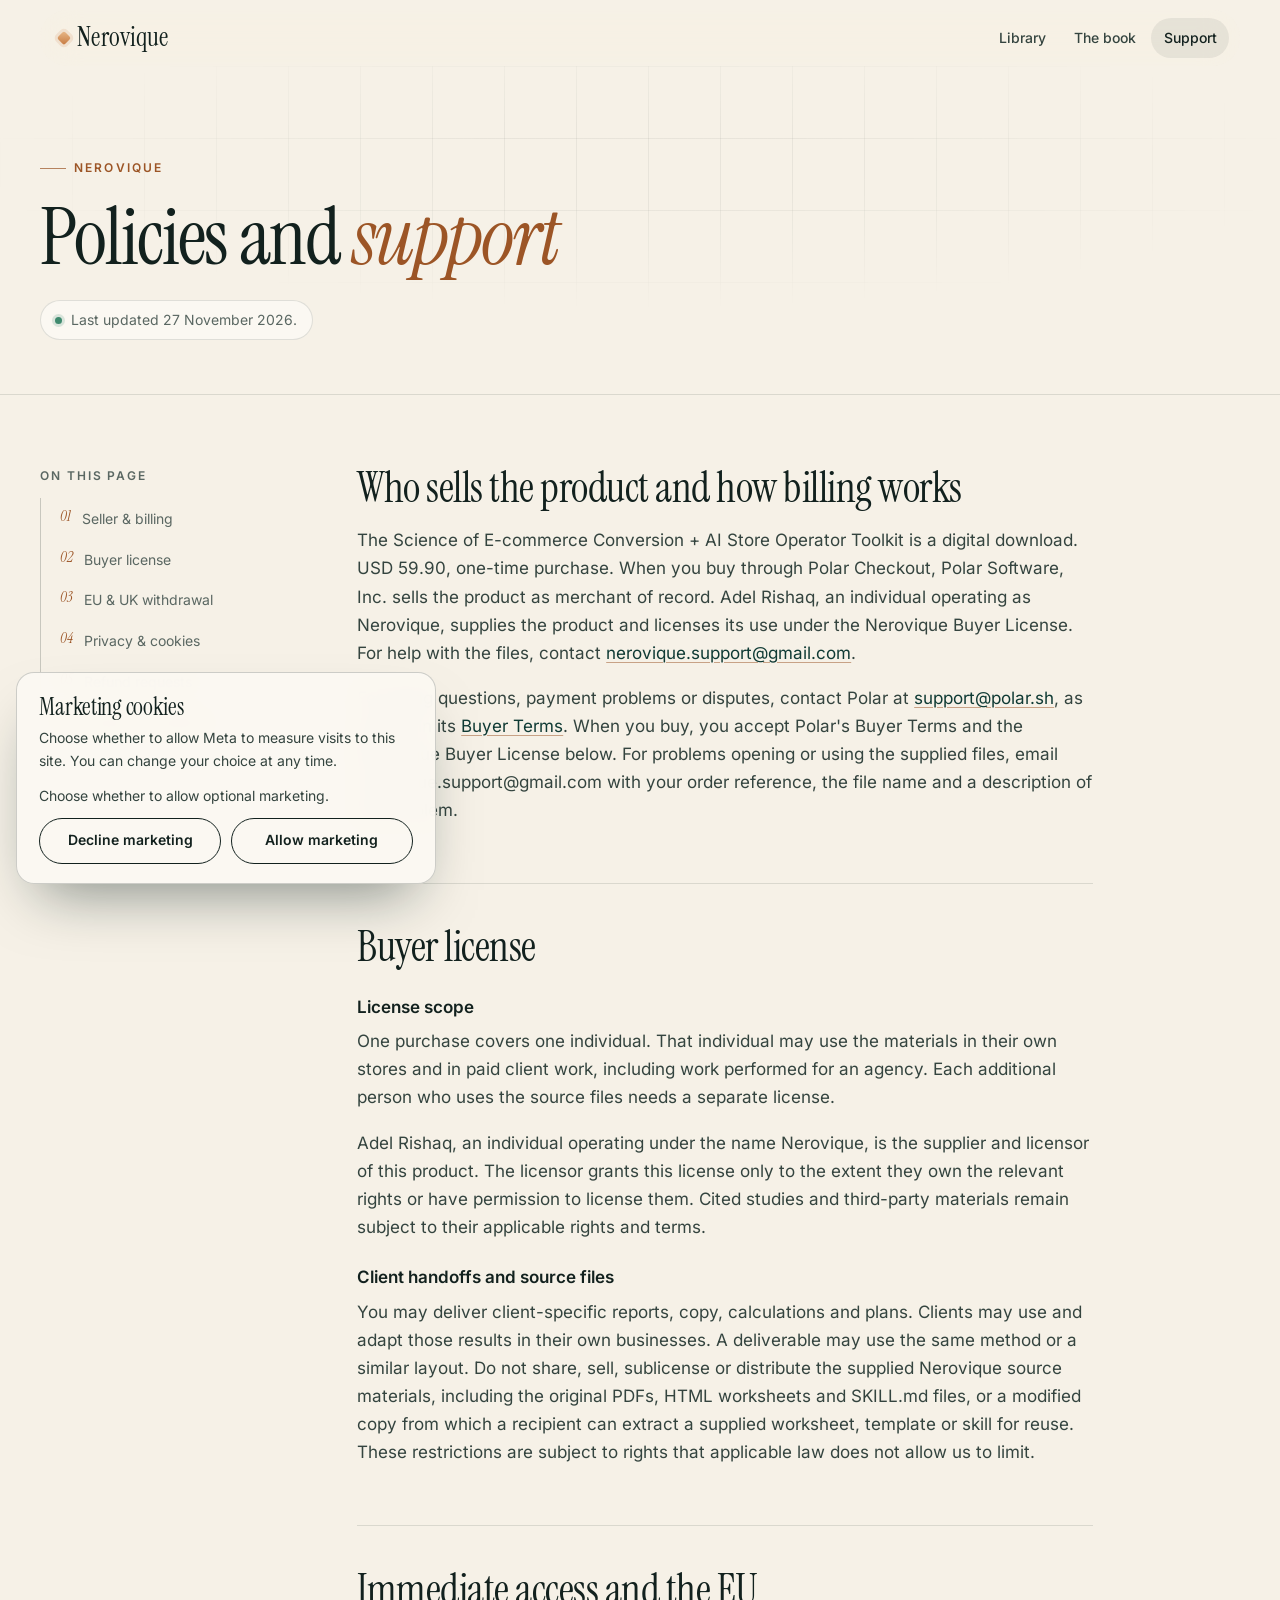
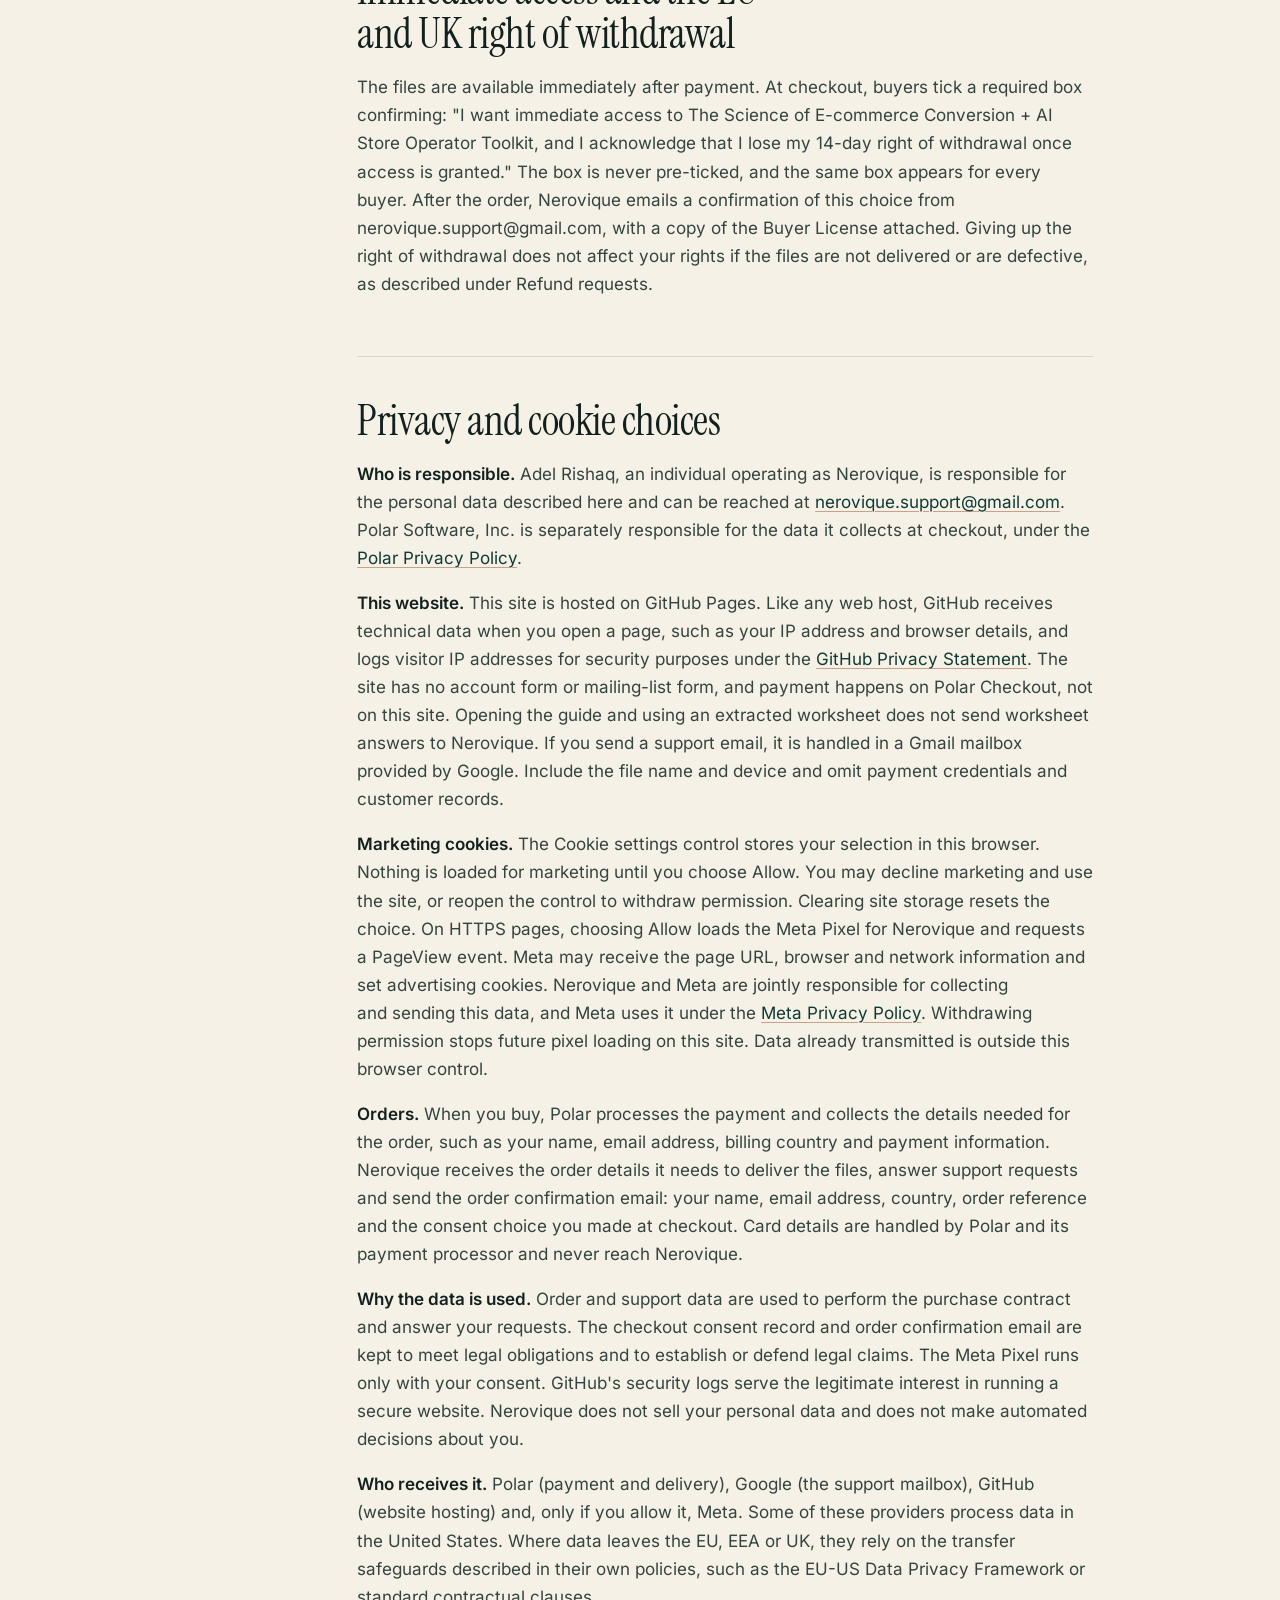
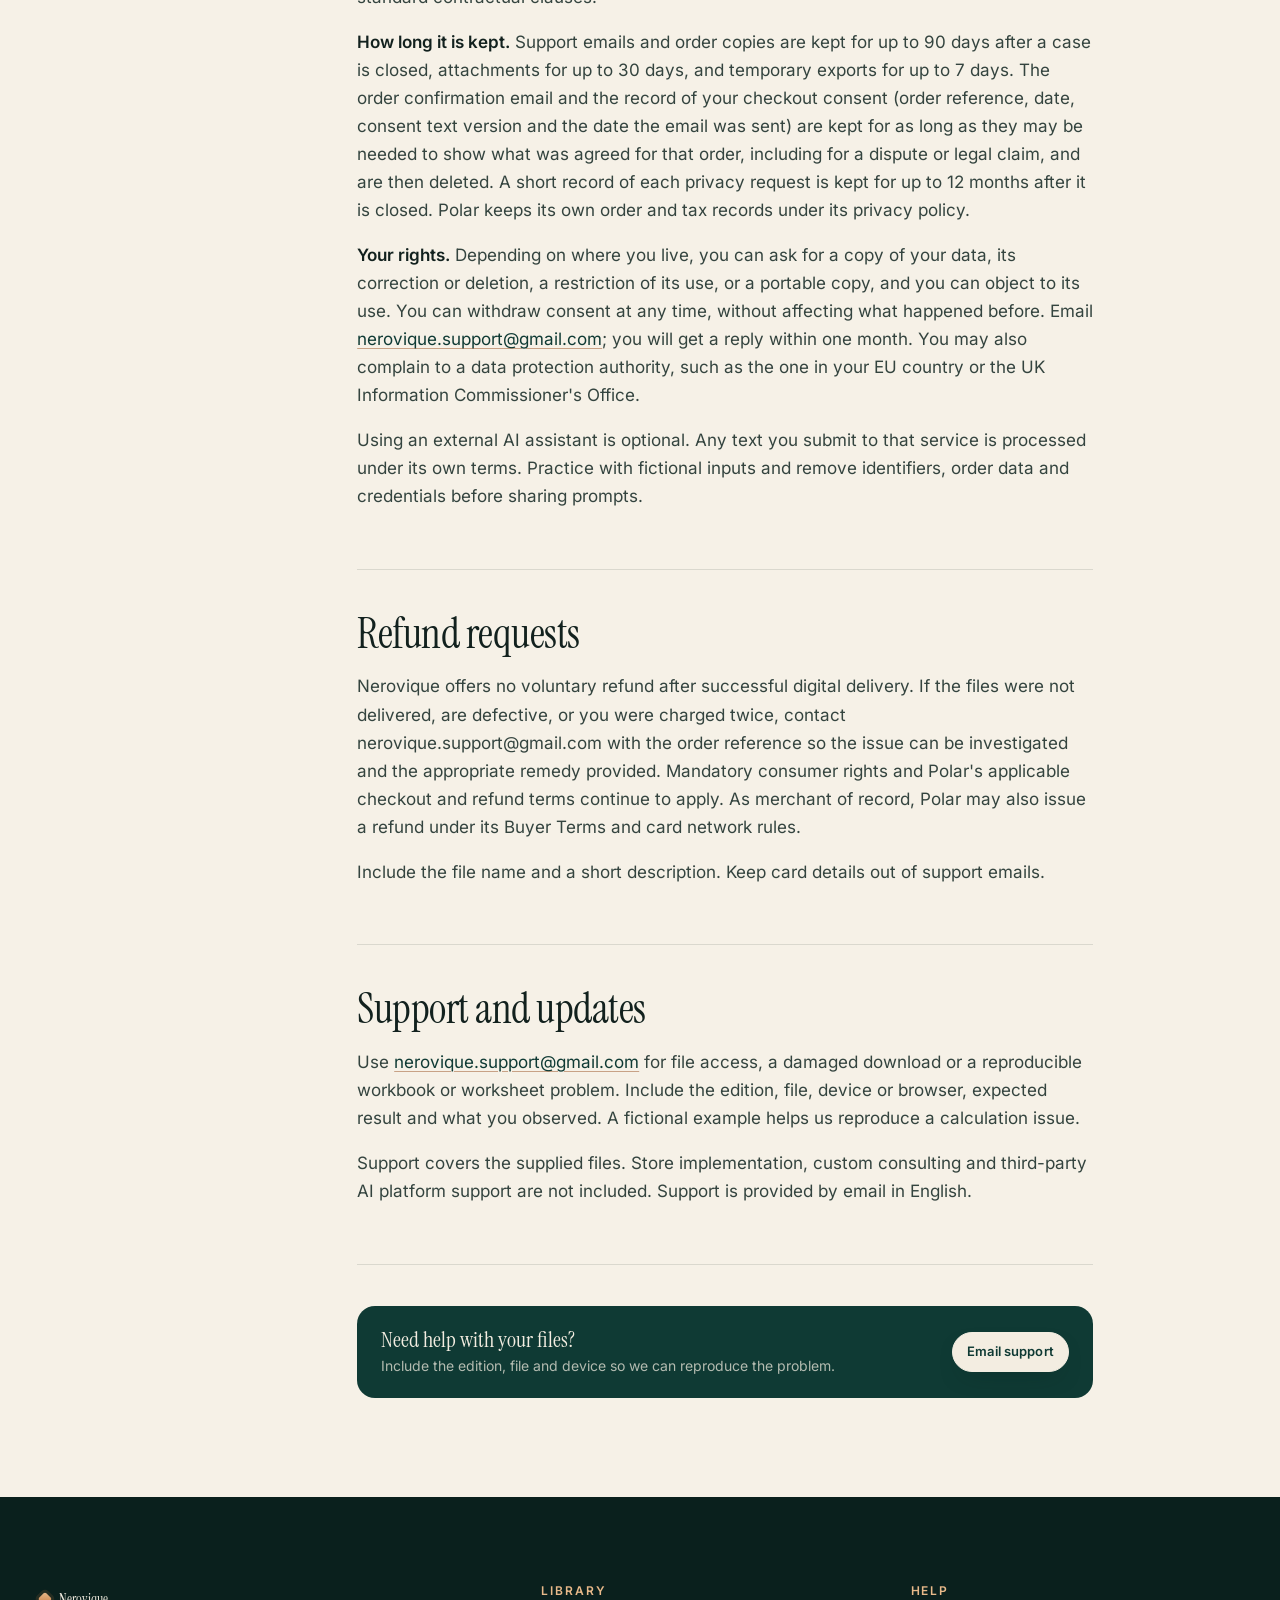
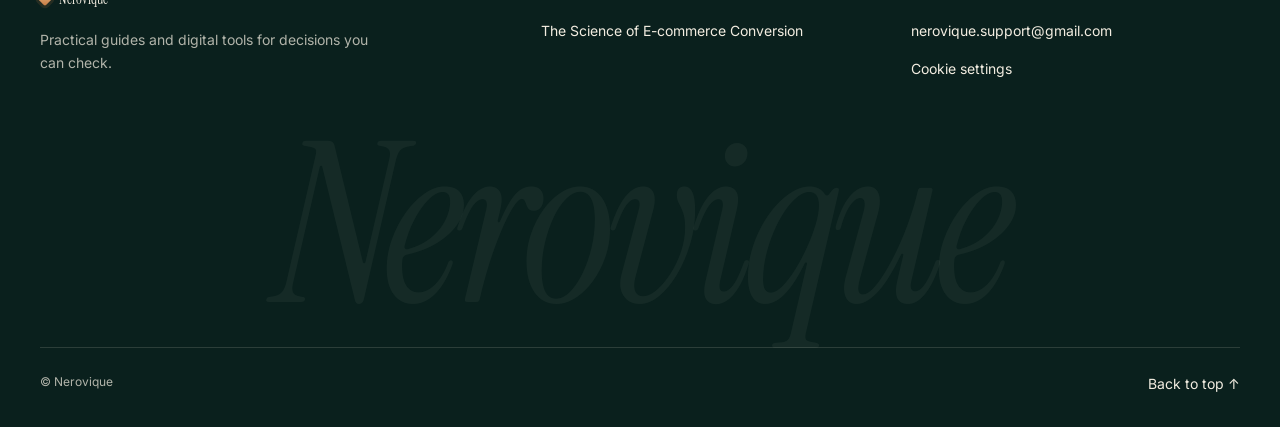
<file: policies.html>
<!doctype html>
<html lang="en">
<head>
<meta charset="utf-8">
<meta name="viewport" content="width=device-width,initial-scale=1,viewport-fit=cover">
<title>Policies and support · Nerovique</title>
<meta name="theme-color" content="#103e38">
<meta name="description" content="Nerovique buyer policies, license summary, privacy and support contact.">
<link rel="canonical" href="https://adelrishaq.github.io/nerovique/policies.html">
<meta property="og:type" content="website">
<meta property="og:site_name" content="Nerovique">
<meta property="og:title" content="Policies and support · Nerovique">
<meta property="og:description" content="Nerovique buyer policies, license summary, privacy and support contact.">
<meta property="og:url" content="https://adelrishaq.github.io/nerovique/policies.html">
<meta property="og:image" content="https://adelrishaq.github.io/nerovique/assets/img/og-ecommerce-conversion.png">
<meta property="og:image:width" content="1200">
<meta property="og:image:height" content="630">
<meta property="og:image:alt" content="The Science of E-commerce Conversion book cover by Nerovique">
<meta name="twitter:card" content="summary_large_image">
<meta name="twitter:title" content="Policies and support · Nerovique">
<meta name="twitter:description" content="Nerovique buyer policies, license summary, privacy and support contact.">
<meta name="twitter:image" content="https://adelrishaq.github.io/nerovique/assets/img/og-ecommerce-conversion.png">
<link rel="icon" href="data:image/svg+xml,%3Csvg xmlns=%27http://www.w3.org/2000/svg%27 viewBox=%270 0 32 32%27%3E%3Crect width=%2732%27 height=%2732%27 rx=%276%27 fill=%27%23103e38%27/%3E%3Cpath d=%27M16 7l9 9-9 9-9-9z%27 fill=%27%23e8b98a%27/%3E%3C/svg%3E">
<script>(function(d){var r=d.documentElement;if('IntersectionObserver' in window&&!(window.matchMedia&&matchMedia('(prefers-reduced-motion: reduce)').matches)){r.classList.add('motion');setTimeout(function(){if(!r.classList.contains('motion-ready'))r.classList.remove('motion')},2500)}})(document)</script>
<link rel="preload" href="assets/fonts/instrument-serif.woff2" as="font" type="font/woff2" crossorigin>
<link rel="preload" href="assets/fonts/inter-var.woff2" as="font" type="font/woff2" crossorigin>
<link rel="stylesheet" href="assets/css/nv.css?v=20261127">
<script defer src="assets/js/site-config.js?v=20261126"></script>
<script defer src="assets/js/site.js"></script>
<script defer src="assets/js/nv.js?v=20261127"></script>
<script defer src="assets/js/pixel-config.js"></script>
<script defer src="assets/js/consent.js"></script>
</head>
<body>
<a class="skip" href="#main">Skip to content</a>
<div class="progress" aria-hidden="true"></div>

<header class="site-header">
  <div class="wrap bar">
    <a class="wordmark" href="index.html">Nerovique</a>
    <nav class="site-nav" aria-label="Main">
      <a href="index.html#library">Library</a>
      <a href="books/ecommerce-conversion/index.html">The book</a>
      <a href="#support" aria-current="page">Support</a>
    </nav>
  </div>
</header>

<!--
  HOW TO EDIT THIS PAGE
  Keep the section ids (seller, license, withdrawal, privacy, refunds, support)
  so links from the product page keep working. The license and refund text
  matches BUYER-LICENSE.pdf in the buyer download; change both together.
-->

<main id="main">
  <div class="policy-hero">
    <div class="rule-grid" aria-hidden="true"></div>
    <div class="wrap">
      <p class="eyebrow">Nerovique</p>
      <h1 data-split>Policies and <em>support</em></h1>
      <p class="notice" role="note">Last updated 27 November 2026.</p>
    </div>
  </div>

  <div class="wrap policy-layout">
    <nav class="toc" aria-label="On this page">
      <p aria-hidden="true">On this page</p>
      <ol>
        <li><a href="#seller">Seller &amp; billing</a></li>
        <li><a href="#license">Buyer license</a></li>
        <li><a href="#withdrawal">EU &amp; UK withdrawal</a></li>
        <li><a href="#privacy">Privacy &amp; cookies</a></li>
        <li><a href="#refunds">Refund requests</a></li>
        <li><a href="#support">Support &amp; updates</a></li>
      </ol>
    </nav>

    <div class="policy">
    <section id="seller" aria-labelledby="seller-h">
      <h2 id="seller-h">Who sells the product and how billing works</h2>
      <p>The Science of E-commerce Conversion + AI Store Operator Toolkit is a digital download. USD 59.90, one-time purchase. When you buy through Polar Checkout, Polar Software, Inc. sells the product as merchant of record. Adel Rishaq, an individual operating as Nerovique, supplies the product and licenses its use under the Nerovique Buyer License. For help with the files, contact <a href="mailto:nerovique.support@gmail.com">nerovique.support@gmail.com</a>.</p>
      <p>For billing questions, payment problems or disputes, contact Polar at <a href="mailto:support@polar.sh">support@polar.sh</a>, as set out in its <a href="https://polar.sh/legal/checkout-buyer-terms" rel="noopener">Buyer Terms</a>. When you buy, you accept Polar's Buyer Terms and the Nerovique Buyer License below. For problems opening or using the supplied files, email nerovique.support@gmail.com with your order reference, the file name and a description of the problem.</p>
    </section>

    <section id="license" aria-labelledby="license-h">
      <h2 id="license-h">Buyer license</h2>
      <h3>License scope</h3>
      <p>One purchase covers one individual. That individual may use the materials in their own stores and in paid client work, including work performed for an agency. Each additional person who uses the source files needs a separate license.</p>
      <p>Adel Rishaq, an individual operating under the name Nerovique, is the supplier and licensor of this product. The licensor grants this license only to the extent they own the relevant rights or have permission to license them. Cited studies and third-party materials remain subject to their applicable rights and terms.</p>
      <h3>Client handoffs and source files</h3>
      <p>You may deliver client-specific reports, copy, calculations and plans. Clients may use and adapt those results in their own businesses. A deliverable may use the same method or a similar layout. Do not share, sell, sublicense or distribute the supplied Nerovique source materials, including the original PDFs, HTML worksheets and SKILL.md files, or a modified copy from which a recipient can extract a supplied worksheet, template or skill for reuse. These restrictions are subject to rights that applicable law does not allow us to limit.</p>
    </section>

    <section id="withdrawal" aria-labelledby="withdrawal-h">
      <h2 id="withdrawal-h">Immediate access and the EU and UK right of withdrawal</h2>
      <p>The files are available immediately after payment. At checkout, buyers tick a required box confirming: "I want immediate access to The Science of E-commerce Conversion + AI Store Operator Toolkit, and I acknowledge that I lose my 14-day right of withdrawal once access is granted." The box is never pre-ticked, and the same box appears for every buyer. After the order, Nerovique emails a confirmation of this choice from nerovique.support@gmail.com, with a copy of the Buyer License attached. Giving up the right of withdrawal does not affect your rights if the files are not delivered or are defective, as described under Refund requests.</p>
    </section>

    <section id="privacy" aria-labelledby="privacy-h">
      <h2 id="privacy-h">Privacy and cookie choices</h2>
      <p><strong>Who is responsible.</strong> Adel Rishaq, an individual operating as Nerovique, is responsible for the personal data described here and can be reached at <a href="mailto:nerovique.support@gmail.com">nerovique.support@gmail.com</a>. Polar Software, Inc. is separately responsible for the data it collects at checkout, under the <a href="https://polar.sh/legal/privacy-policy" rel="noopener">Polar Privacy Policy</a>.</p>
      <p><strong>This website.</strong> This site is hosted on GitHub Pages. Like any web host, GitHub receives technical data when you open a page, such as your IP address and browser details, and logs visitor IP addresses for security purposes under the <a href="https://docs.github.com/en/site-policy/privacy-policies/github-general-privacy-statement" rel="noopener">GitHub Privacy Statement</a>. The site has no account form or mailing-list form, and payment happens on Polar Checkout, not on this site. Opening the guide and using an extracted worksheet does not send worksheet answers to Nerovique. If you send a support email, it is handled in a Gmail mailbox provided by Google. Include the file name and device and omit payment credentials and customer records.</p>
      <p><strong>Marketing cookies.</strong> The Cookie settings control stores your selection in this browser. Nothing is loaded for marketing until you choose Allow. You may decline marketing and use the site, or reopen the control to withdraw permission. Clearing site storage resets the choice. On HTTPS pages, choosing Allow loads the Meta Pixel for Nerovique and requests a PageView event. Meta may receive the page URL, browser and network information and set advertising cookies. Nerovique and Meta are jointly responsible for collecting and sending this data, and Meta uses it under the <a href="https://www.facebook.com/privacy/policy/" rel="noopener">Meta Privacy Policy</a>. Withdrawing permission stops future pixel loading on this site. Data already transmitted is outside this browser control.</p>
      <p><strong>Orders.</strong> When you buy, Polar processes the payment and collects the details needed for the order, such as your name, email address, billing country and payment information. Nerovique receives the order details it needs to deliver the files, answer support requests and send the order confirmation email: your name, email address, country, order reference and the consent choice you made at checkout. Card details are handled by Polar and its payment processor and never reach Nerovique.</p>
      <p><strong>Why the data is used.</strong> Order and support data are used to perform the purchase contract and answer your requests. The checkout consent record and order confirmation email are kept to meet legal obligations and to establish or defend legal claims. The Meta Pixel runs only with your consent. GitHub's security logs serve the legitimate interest in running a secure website. Nerovique does not sell your personal data and does not make automated decisions about you.</p>
      <p><strong>Who receives it.</strong> Polar (payment and delivery), Google (the support mailbox), GitHub (website hosting) and, only if you allow it, Meta. Some of these providers process data in the United States. Where data leaves the EU, EEA or UK, they rely on the transfer safeguards described in their own policies, such as the EU-US Data Privacy Framework or standard contractual clauses.</p>
      <p><strong>How long it is kept.</strong> Support emails and order copies are kept for up to 90 days after a case is closed, attachments for up to 30 days, and temporary exports for up to 7 days. The order confirmation email and the record of your checkout consent (order reference, date, consent text version and the date the email was sent) are kept for as long as they may be needed to show what was agreed for that order, including for a dispute or legal claim, and are then deleted. A short record of each privacy request is kept for up to 12 months after it is closed. Polar keeps its own order and tax records under its privacy policy.</p>
      <p><strong>Your rights.</strong> Depending on where you live, you can ask for a copy of your data, its correction or deletion, a restriction of its use, or a portable copy, and you can object to its use. You can withdraw consent at any time, without affecting what happened before. Email <a href="mailto:nerovique.support@gmail.com">nerovique.support@gmail.com</a>; you will get a reply within one month. You may also complain to a data protection authority, such as the one in your EU country or the UK Information Commissioner's Office.</p>
      <p>Using an external AI assistant is optional. Any text you submit to that service is processed under its own terms. Practice with fictional inputs and remove identifiers, order data and credentials before sharing prompts.</p>
    </section>

    <section id="refunds" aria-labelledby="refunds-h">
      <h2 id="refunds-h">Refund requests</h2>
      <p>Nerovique offers no voluntary refund after successful digital delivery. If the files were not delivered, are defective, or you were charged twice, contact nerovique.support@gmail.com with the order reference so the issue can be investigated and the appropriate remedy provided. Mandatory consumer rights and Polar's applicable checkout and refund terms continue to apply. As merchant of record, Polar may also issue a refund under its Buyer Terms and card network rules.</p>
      <p>Include the file name and a short description. Keep card details out of support emails.</p>
    </section>

    <section id="support" aria-labelledby="support-h">
      <h2 id="support-h">Support and updates</h2>
      <p>Use <a href="mailto:nerovique.support@gmail.com">nerovique.support@gmail.com</a> for file access, a damaged download or a reproducible workbook or worksheet problem. Include the edition, file, device or browser, expected result and what you observed. A fictional example helps us reproduce a calculation issue.</p>
      <p>Support covers the supplied files. Store implementation, custom consulting and third-party AI platform support are not included. Support is provided by email in English.</p>
    </section>
      <div class="support-card">
        <div><b>Need help with your files?</b><p>Include the edition, file and device so we can reproduce the problem.</p></div>
        <a class="btn btn--light btn--sm" href="mailto:nerovique.support@gmail.com">Email support</a>
      </div>
    </div>
  </div>
</main>

<footer class="site-footer">
  <div class="wrap">
    <div class="grid">
      <div>
        <a class="wordmark" href="index.html">Nerovique</a>
        <p class="tag">Practical guides and digital tools for decisions you can check.</p>
      </div>
      <div>
        <h2>Library</h2>
        <ul>
          <li><a href="books/ecommerce-conversion/index.html">The Science of E-commerce Conversion</a></li>
        </ul>
      </div>
      <div>
        <h2>Help</h2>
        <ul>
          <li><a href="mailto:nerovique.support@gmail.com">nerovique.support@gmail.com</a></li>
          <li><button type="button" class="linklike" id="cookie-settings" aria-controls="cookie-choices" aria-expanded="false">Cookie settings</button></li>
        </ul>
      </div>
    </div>
    <p class="footer-mark" aria-hidden="true">Nerovique</p>
    <div class="legal"><span>© Nerovique</span><a href="#main">Back to top ↑</a></div>
  </div>
</footer>

<section class="cookie" id="cookie-choices" aria-label="Marketing cookie preferences" hidden>
  <h2>Marketing cookies</h2>
  <p>Choose whether to allow Meta to measure visits to this site. You can change your choice at any time.</p>
  <p role="status"></p>
  <div class="cookie-actions"><button type="button" data-choice="deny">Decline marketing</button><button type="button" data-choice="allow">Allow marketing</button></div>
</section>
</body>
</html>
</file>
<file: assets/css/nv.css>
/* Nerovique · site styles v3 (2026-11-27)
   Editorial premium: warm paper, deep forest, copper light.
   Fonts are self-hosted (OFL 1.1, see assets/fonts). No external requests. */

@font-face { font-family: "Instrument Serif"; src: url("../fonts/instrument-serif.woff2") format("woff2"); font-weight: 400; font-style: normal; font-display: swap; }
@font-face { font-family: "Instrument Serif"; src: url("../fonts/instrument-serif-italic.woff2") format("woff2"); font-weight: 400; font-style: italic; font-display: swap; }
@font-face { font-family: "Inter"; src: url("../fonts/inter-var.woff2") format("woff2"); font-weight: 100 900; font-style: normal; font-display: swap; }

:root {
  --paper: #f6f1e7;
  --paper-2: #eee6d6;
  --paper-3: #e4d9c4;
  --card: #fbf8f2;
  --ink: #12211e;
  --ink-2: #34443f;
  --muted: #5a6762;
  --line: rgba(18, 33, 30, .12);
  --line-2: rgba(18, 33, 30, .2);
  --forest: #0f3a34;
  --forest-2: #134740;
  --night: #0a201d;
  --night-2: #0d2a26;
  --copper: #9c5526;          /* text on paper: 5.2:1 */
  --copper-2: #c77a40;
  --copper-3: #e8b98a;        /* text on forest: 7.6:1 */
  --on-dark: #f3ede1;
  --on-dark-2: rgba(243, 237, 225, .72);
  --line-dark: rgba(243, 237, 225, .14);

  --serif: "Instrument Serif", "Iowan Old Style", "Palatino Linotype", Palatino, Georgia, serif;
  --sans: "Inter", system-ui, -apple-system, "Segoe UI", Roboto, Arial, sans-serif;

  --fs-xs: .75rem;
  --fs-sm: .875rem;
  --fs-md: 1.0625rem;
  --fs-lg: clamp(1.125rem, 1.05rem + .35vw, 1.3rem);
  --fs-h3: clamp(1.45rem, 1.3rem + .6vw, 1.85rem);
  --fs-h2: clamp(2.3rem, 1.7rem + 2.6vw, 4rem);
  --fs-h1: clamp(3rem, 1.9rem + 5vw, 6.4rem);
  --fs-display: clamp(3.3rem, 1.6rem + 7.4vw, 8.6rem);

  --gutter: clamp(1rem, .5rem + 2.6vw, 2.5rem);
  --max: 1240px;
  --r-sm: 10px;
  --r: 18px;
  --r-lg: 28px;
  --ease: cubic-bezier(.22, .8, .24, 1);
  --ease-out: cubic-bezier(.16, 1, .3, 1);
  --shadow-1: 0 1px 2px rgba(10, 32, 29, .06), 0 8px 24px -12px rgba(10, 32, 29, .18);
  --shadow-2: 0 2px 6px rgba(10, 32, 29, .08), 0 30px 60px -30px rgba(10, 32, 29, .45);
  --header-h: 68px;
  color-scheme: light;
}

*, *::before, *::after { box-sizing: border-box; }
html { overflow-x: clip; -webkit-text-size-adjust: 100%; text-size-adjust: 100%; scroll-behavior: smooth; scroll-padding-top: calc(var(--header-h) + 24px); }
body {
  margin: 0; background: var(--paper); color: var(--ink);
  font: 400 var(--fs-md)/1.65 var(--sans); font-optical-sizing: auto;
  -webkit-font-smoothing: antialiased; -moz-osx-font-smoothing: grayscale;
  text-rendering: optimizeLegibility; overflow-x: clip;
}
img { max-width: 100%; height: auto; display: block; }
a { color: inherit; text-decoration-thickness: 1px; text-underline-offset: .2em; }
a:hover { color: var(--copper); }
button { font: inherit; color: inherit; }
h1, h2, h3, h4 { font-family: var(--serif); font-weight: 400; line-height: 1.02; letter-spacing: -.012em; margin: 0 0 .5em; text-wrap: balance; }
h1 { font-size: var(--fs-h1); }
h2 { font-size: var(--fs-h2); }
h3 { font-size: var(--fs-h3); line-height: 1.12; }
h1 em, h2 em, h3 em { font-style: italic; color: var(--copper); }
p { margin: 0 0 1em; text-wrap: pretty; }
ul, ol { padding-left: 1.2em; }
::selection { background: var(--copper-3); color: var(--night); }
:focus-visible { outline: 2px solid var(--copper-2); outline-offset: 3px; border-radius: 4px; }

.wrap { width: min(100% - 2 * var(--gutter), var(--max)); margin-inline: auto; }
.section { padding-block: clamp(5rem, 3rem + 7vw, 9.5rem); }
.skip { position: absolute; left: 1rem; top: -4rem; z-index: 100; background: var(--forest); color: var(--on-dark); padding: .7rem 1rem; border-radius: var(--r-sm); text-decoration: none; transition: top .2s; }
.skip:focus { top: 1rem; color: var(--on-dark); }
.sr-only { position: absolute; width: 1px; height: 1px; padding: 0; margin: -1px; overflow: hidden; clip: rect(0 0 0 0); white-space: nowrap; border: 0; }

.eyebrow { display: inline-flex; align-items: center; gap: .7em; font: 600 var(--fs-xs)/1.4 var(--sans); letter-spacing: .18em; text-transform: uppercase; color: var(--copper); margin: 0 0 1.4rem; }
.eyebrow::before { content: ""; width: 1.6rem; height: 1px; background: currentColor; opacity: .7; }
.eyebrow.plain::before { display: none; }
.lead { font-size: var(--fs-lg); line-height: 1.6; color: var(--ink-2); max-width: 36em; }
.muted { color: var(--muted); }

/* Section heads */
.head { max-width: 46rem; margin-bottom: clamp(2.5rem, 1.5rem + 3vw, 4.5rem); }
.head p:not(.eyebrow) { font-size: var(--fs-lg); color: var(--ink-2); max-width: 38em; }
.head--center { margin-inline: auto; text-align: center; }
.head--center .eyebrow { justify-content: center; }

/* ---------- Buttons ---------- */
.btn {
  --bg: var(--forest); --fg: var(--on-dark); --bd: var(--forest);
  position: relative; isolation: isolate; overflow: hidden;
  display: inline-flex; align-items: center; justify-content: center; gap: .65em;
  min-height: 52px; padding: .9em 1.6em; border-radius: 999px;
  border: 1px solid var(--bd); background: var(--bg); color: var(--fg);
  font: 600 var(--fs-sm)/1.2 var(--sans); letter-spacing: .01em; text-decoration: none; cursor: pointer;
  transition: transform .35s var(--ease-out), box-shadow .35s var(--ease-out), background .25s, color .25s, border-color .25s;
  box-shadow: 0 1px 0 rgba(255,255,255,.08) inset, 0 10px 24px -14px rgba(10,32,29,.6);
}
.btn::after { /* soft sheen that follows the pointer */
  content: ""; position: absolute; inset: 0; z-index: -1; border-radius: inherit; opacity: 0; transition: opacity .3s;
  background: radial-gradient(120px circle at var(--mx, 50%) var(--my, 50%), rgba(255,255,255,.22), transparent 70%);
}
.btn:hover { color: var(--fg); transform: translateY(-1px); box-shadow: 0 1px 0 rgba(255,255,255,.1) inset, 0 18px 34px -16px rgba(10,32,29,.7); }
.btn:hover::after { opacity: 1; }
.btn:active { transform: translateY(0) scale(.985); }
.btn .arrow { display: inline-block; transition: transform .35s var(--ease-out); }
.btn:hover .arrow { transform: translateX(4px); }
.btn--ghost { --bg: transparent; --fg: var(--ink); --bd: var(--line-2); box-shadow: none; }
.btn--ghost:hover { --bg: var(--card); box-shadow: var(--shadow-1); }
.btn--copper { --bg: linear-gradient(180deg, #c97b3f, #a95a26); --fg: #fffaf2; --bd: #a95a26; background: var(--bg); }
.btn--light { --bg: var(--on-dark); --fg: var(--night); --bd: var(--on-dark); }
.btn--ghost-dark { --bg: transparent; --fg: var(--on-dark); --bd: var(--line-dark); box-shadow: none; }
.btn--ghost-dark:hover { --bg: rgba(243,237,225,.06); }
.btn--block { width: 100%; }
.btn--sm { min-height: 40px; padding: .55em 1.1em; font-size: .8125rem; }
.btn[aria-disabled="true"] { opacity: .6; cursor: not-allowed; transform: none; }
.actions { display: flex; flex-wrap: wrap; gap: .8rem; align-items: center; }
.linklike { background: none; border: 0; padding: 0; cursor: pointer; text-decoration: underline; text-underline-offset: .2em; text-decoration-thickness: 1px; }
.textlink { font-weight: 600; font-size: var(--fs-sm); text-decoration: none; display: inline-flex; gap: .45em; align-items: center; color: var(--copper); }
.textlink .arrow { transition: transform .3s var(--ease-out); }
.textlink:hover .arrow { transform: translateX(3px); }

/* ---------- Header ---------- */
.progress { position: fixed; inset: 0 0 auto 0; height: 2px; z-index: 60; pointer-events: none; transform-origin: 0 50%; transform: scaleX(var(--p, 0)); background: linear-gradient(90deg, var(--copper-2), var(--copper-3)); }
.site-header { position: sticky; top: 0; z-index: 50; padding-top: 10px; }
.site-header .bar {
  display: flex; align-items: center; justify-content: space-between; gap: 1rem;
  height: 56px; padding: 0 .6rem 0 1.1rem; border-radius: 999px;
  background: rgba(246, 241, 231, .62); border: 1px solid transparent;
  backdrop-filter: saturate(1.6) blur(18px); -webkit-backdrop-filter: saturate(1.6) blur(18px);
  transition: background .35s, border-color .35s, box-shadow .35s;
}
.site-header.is-scrolled .bar { background: rgba(251, 248, 242, .82); border-color: var(--line); box-shadow: 0 12px 30px -22px rgba(10,32,29,.45); }
.wordmark { display: inline-flex; align-items: center; gap: .55rem; font: 400 1.6rem/1 var(--serif); letter-spacing: .005em; color: var(--ink); text-decoration: none; }
.wordmark::before { content: ""; width: .62rem; height: .62rem; transform: rotate(45deg); background: linear-gradient(135deg, var(--copper-3), var(--copper-2)); border-radius: 2px; box-shadow: 0 0 0 3px rgba(199,122,64,.14); }
.wordmark:hover { color: var(--ink); }
.site-nav { display: flex; align-items: center; gap: .15rem; }
.site-nav a { position: relative; padding: .55rem .8rem; border-radius: 999px; font-size: var(--fs-sm); font-weight: 500; color: var(--ink-2); text-decoration: none; transition: color .2s, background .2s; }
.site-nav a:hover { color: var(--ink); background: rgba(18,33,30,.05); }
.site-nav a.is-current, .site-nav a[aria-current="page"] { color: var(--ink); background: rgba(18,33,30,.07); }
.site-nav .nav-cta { margin-left: .35rem; background: var(--forest); color: var(--on-dark); padding-inline: 1rem; }
.site-nav .nav-cta:hover, .site-nav .nav-cta.is-current { background: var(--forest-2); color: var(--on-dark); }
@media (max-width: 720px) {
  .hide-sm { display: none !important; }
  .site-header .bar { padding-left: .9rem; }
  .site-nav a { padding: .55rem .6rem; }
  .wordmark { font-size: 1.4rem; }
}

/* ---------- Reveal motion ---------- */
.motion [data-reveal] { opacity: 0; transform: translate3d(0, 22px, 0); transition: opacity .8s var(--ease-out), transform .9s var(--ease-out); transition-delay: calc(var(--i, 0) * 70ms); }
.motion [data-reveal].is-in { opacity: 1; transform: none; }
.motion .split .w { display: inline-block; opacity: 0; transform: translateY(.35em); filter: blur(6px); transition: opacity .9s var(--ease-out), transform 1s var(--ease-out), filter .9s var(--ease-out); transition-delay: calc(var(--w, 0) * 45ms + 80ms); }
.motion .split.is-in .w { opacity: 1; transform: none; filter: none; }

/* ---------- Ambient background ---------- */
.aurora { position: absolute; inset: -20% 0 auto; height: 120%; z-index: -1; pointer-events: none; overflow: hidden; }
.aurora::before, .aurora::after { content: ""; position: absolute; border-radius: 50%; filter: blur(70px); opacity: .55; }
.aurora::before { width: 46vw; height: 46vw; left: 8%; top: 4%; background: radial-gradient(circle, rgba(232,185,138,.55), transparent 65%); animation: drift-a 18s ease-in-out infinite alternate; }
.aurora::after { width: 40vw; height: 40vw; right: 4%; top: 18%; background: radial-gradient(circle, rgba(19,71,64,.22), transparent 65%); animation: drift-b 22s ease-in-out infinite alternate; }
@keyframes drift-a { to { transform: translate3d(8vw, 6vh, 0) scale(1.1); } }
@keyframes drift-b { to { transform: translate3d(-6vw, -4vh, 0) scale(.92); } }
.grain { position: absolute; inset: 0; z-index: -1; pointer-events: none; opacity: .35; mix-blend-mode: multiply;
  background-image: url("data:image/svg+xml,%3Csvg xmlns='http://www.w3.org/2000/svg' width='160' height='160'%3E%3Cfilter id='n'%3E%3CfeTurbulence type='fractalNoise' baseFrequency='.9' numOctaves='2' stitchTiles='stitch'/%3E%3CfeColorMatrix values='0 0 0 0 .1 0 0 0 0 .12 0 0 0 0 .1 0 0 0 .08 0'/%3E%3C/filter%3E%3Crect width='100%25' height='100%25' filter='url(%23n)'/%3E%3C/svg%3E"); }
.rule-grid { position: absolute; inset: 0; z-index: -1; pointer-events: none; opacity: .5;
  background-image: linear-gradient(var(--line) 1px, transparent 1px), linear-gradient(90deg, var(--line) 1px, transparent 1px);
  background-size: 72px 72px; mask-image: radial-gradient(ellipse 70% 60% at 50% 30%, #000 20%, transparent 75%); -webkit-mask-image: radial-gradient(ellipse 70% 60% at 50% 30%, #000 20%, transparent 75%); }

/* ---------- 3D book object ---------- */
.book3d { --w: min(340px, 64vw); --t: calc(var(--w) * .075); perspective: 1800px; display: grid; place-items: center; position: relative; }
.book3d .glow { max-width: 100vw; }
.book3d .glow { position: absolute; width: 120%; aspect-ratio: 1; border-radius: 50%; background: radial-gradient(circle, rgba(232,185,138,.45), rgba(232,185,138,0) 62%); filter: blur(10px); z-index: -1; transform: translateY(4%); }
.book3d .floor { position: absolute; bottom: -6%; width: 78%; height: 9%; border-radius: 50%; background: radial-gradient(ellipse, rgba(10,32,29,.42), transparent 70%); filter: blur(10px); z-index: -1; transform: scaleX(var(--floor, 1)); transition: transform .6s var(--ease-out); }
.book {
  position: relative; width: var(--w); aspect-ratio: 560 / 747; transform-style: preserve-3d;
  transform: rotateY(calc(-24deg + var(--ry, 0deg))) rotateX(calc(4deg + var(--rx, 0deg)));
  transition: transform .9s var(--ease-out);
}
.book.is-tracking { transition: transform .18s linear; }
.book .face { position: absolute; inset: 0; backface-visibility: hidden; }
.book .front { transform: translateZ(calc(var(--t) / 2)); border-radius: 2px 6px 6px 2px; overflow: hidden; box-shadow: inset 4px 0 6px -2px rgba(0,0,0,.45); }
.book .front img { width: 100%; height: 100%; object-fit: cover; }
.book .front::before { /* hinge crease */ content: ""; position: absolute; inset: 0 auto 0 0; width: 4.5%; background: linear-gradient(90deg, rgba(0,0,0,.35), rgba(255,255,255,.08) 55%, rgba(0,0,0,.12)); z-index: 1; }
.book .front::after { /* moving light */ content: ""; position: absolute; inset: 0; z-index: 2; mix-blend-mode: screen; opacity: .75; transition: opacity .4s;
  background: radial-gradient(60% 45% at var(--gx, 30%) var(--gy, 20%), rgba(255,236,210,.32), transparent 70%), linear-gradient(115deg, transparent 40%, rgba(255,255,255,.06) 48%, transparent 56%); }
.book .back { transform: rotateY(180deg) translateZ(calc(var(--t) / 2)); background: #0b2824; border-radius: 6px 2px 2px 6px; }
.book .pages { position: absolute; top: 1%; bottom: 1%; width: var(--t); left: calc(50% - var(--t) / 2); transform: rotateY(90deg) translateZ(calc(var(--w) / 2 - 3px));
  background: repeating-linear-gradient(90deg, #f4ecdd 0 1px, #e2d6c0 1px 2px), #efe6d4; box-shadow: inset 0 0 8px rgba(0,0,0,.18); }
.book .spine { position: absolute; top: 0; bottom: 0; width: var(--t); left: calc(50% - var(--t) / 2); transform: rotateY(-90deg) translateZ(calc(var(--w) / 2)); background: linear-gradient(90deg, #08201d, #123d37 45%, #0a2420); }
.book3d.is-small { --w: min(230px, 46vw); }
.motion .book3d.float .book { animation: book-float 7s ease-in-out infinite; }
@keyframes book-float { 50% { translate: 0 -10px; } }

/* ---------- Home ---------- */
.home-hero { position: relative; isolation: isolate; padding: clamp(5rem, 3rem + 8vw, 10rem) 0 clamp(3rem, 2rem + 4vw, 6rem); text-align: center; }
.home-hero h1 { font-size: var(--fs-display); line-height: .94; letter-spacing: -.025em; max-width: 12ch; margin: 0 auto .35em; }
.home-hero .lead { margin-inline: auto; }
.home-hero .actions { justify-content: center; margin-top: 2.2rem; }
.hero-meta { display: flex; justify-content: center; flex-wrap: wrap; gap: .5rem 1.6rem; margin-top: 3rem; font-size: var(--fs-sm); color: var(--muted); list-style: none; padding: 0; }
.hero-meta li { display: inline-flex; align-items: center; gap: .5rem; }
.hero-meta li::before { content: ""; width: 6px; height: 6px; border-radius: 50%; background: var(--copper-2); }

.feature { position: relative; isolation: isolate; overflow: hidden; border-radius: var(--r-lg); background: radial-gradient(120% 90% at 85% 10%, #1a5249 0%, var(--forest) 38%, var(--night) 100%); color: var(--on-dark); display: grid; grid-template-columns: 1.05fr .95fr; align-items: center; gap: 2rem; padding: clamp(2rem, 1rem + 4vw, 5rem); box-shadow: var(--shadow-2); }
.feature h2 { font-size: clamp(2.4rem, 1.6rem + 3vw, 4.6rem); color: var(--on-dark); }
.feature h2 em { color: var(--copper-3); }
.feature .eyebrow { color: var(--copper-3); }
.feature p { color: var(--on-dark-2); max-width: 32em; }
.feature .price-line { display: flex; align-items: baseline; gap: .9rem; flex-wrap: wrap; margin: 1.6rem 0 2rem; }
.feature .price-line b { font: 400 2.6rem/1 var(--serif); color: var(--on-dark); }
.feature .price-line span { font-size: var(--fs-sm); color: var(--on-dark-2); }
.feature .book3d { --w: min(330px, 62vw); padding-block: 1rem; }
.feature .book3d .glow { background: radial-gradient(circle, rgba(232,185,138,.35), transparent 60%); }
.feature .book3d .floor { background: radial-gradient(ellipse, rgba(0,0,0,.6), transparent 70%); }
.feature .spec { display: grid; grid-template-columns: repeat(3, auto); justify-content: start; gap: .2rem 2rem; margin: 0 0 2rem; padding: 1.2rem 0 0; border-top: 1px solid var(--line-dark); list-style: none; }
.feature .spec li { font-size: var(--fs-xs); letter-spacing: .08em; text-transform: uppercase; color: var(--on-dark-2); }
.feature .spec b { display: block; font: 400 2rem/1.1 var(--serif); letter-spacing: 0; text-transform: none; color: var(--on-dark); }
.feature .rule-grid { opacity: .4; background-image: linear-gradient(var(--line-dark) 1px, transparent 1px), linear-gradient(90deg, var(--line-dark) 1px, transparent 1px); mask-image: radial-gradient(ellipse 60% 70% at 75% 50%, #000 10%, transparent 70%); -webkit-mask-image: radial-gradient(ellipse 60% 70% at 75% 50%, #000 10%, transparent 70%); }
@media (max-width: 860px) {
  .feature { grid-template-columns: 1fr; text-align: left; }
  .feature .book3d { order: -1; }
}

.shelf-filter { display: flex; flex-wrap: wrap; gap: .5rem; list-style: none; padding: 0; margin: 0 0 2rem; }
.shelf-filter button { border: 1px solid var(--line-2); background: transparent; border-radius: 999px; padding: .5rem 1rem; font-size: var(--fs-sm); cursor: pointer; min-height: 40px; }
.shelf-filter button[aria-pressed="true"] { background: var(--forest); color: var(--on-dark); border-color: var(--forest); }
.shelf { display: grid; grid-template-columns: repeat(auto-fill, minmax(min(100%, 320px), 1fr)); gap: 1.4rem; }
.card { position: relative; isolation: isolate; border-radius: var(--r); background: var(--card); border: 1px solid var(--line); overflow: hidden; display: flex; flex-direction: column; transition: transform .5s var(--ease-out), box-shadow .5s var(--ease-out), border-color .3s; }
.card::before { content: ""; position: absolute; inset: 0; z-index: 2; pointer-events: none; opacity: 0; transition: opacity .4s; background: radial-gradient(380px circle at var(--mx, 50%) var(--my, 0%), rgba(199,122,64,.12), transparent 60%); }
.card:hover { transform: translateY(-4px); box-shadow: var(--shadow-2); border-color: var(--line-2); }
.card:hover::before { opacity: 1; }
.card-media { aspect-ratio: 4 / 3.2; display: grid; place-items: center; background: radial-gradient(80% 80% at 50% 30%, #fff6e9, var(--paper-2)); overflow: hidden; }
.card-media img { width: 46%; box-shadow: 0 30px 40px -24px rgba(10,32,29,.6), 0 4px 10px rgba(10,32,29,.15); border-radius: 2px 4px 4px 2px; transition: transform .7s var(--ease-out); }
.card:hover .card-media img { transform: translateY(-6px) rotate(-1.5deg) scale(1.03); }
.card-body { padding: 1.5rem 1.5rem 1.4rem; display: flex; flex-direction: column; gap: .5rem; flex: 1; }
.card-body .eyebrow { margin: 0; }
.card h3 { margin: 0; font-size: 1.7rem; }
.card h3 a { text-decoration: none; }
.card h3 a::after { content: ""; position: absolute; inset: 0; z-index: 3; }
.card h3 a:hover { color: inherit; }
.card p { color: var(--muted); font-size: var(--fs-sm); margin: 0; }
.card .meta { margin-top: auto; padding-top: 1rem; border-top: 1px solid var(--line); display: flex; justify-content: space-between; align-items: baseline; font-size: var(--fs-sm); color: var(--muted); }
.card .meta b { font: 400 1.5rem/1 var(--serif); color: var(--ink); }
.card--placeholder { justify-content: center; align-items: flex-start; padding: 2rem; border-style: dashed; background: transparent; min-height: 260px; }
.card--placeholder:hover { transform: none; box-shadow: none; }
.card--placeholder .eyebrow { margin-bottom: .8rem; }
.card--placeholder h3 { margin-bottom: .5rem; }

.dark { background: var(--night); color: var(--on-dark); position: relative; isolation: isolate; }
.dark h2, .dark h3 { color: var(--on-dark); }
.dark h2 em, .dark h3 em { color: var(--copper-3); }
.dark .eyebrow { color: var(--copper-3); }
.dark .head p:not(.eyebrow), .dark p { color: var(--on-dark-2); }
.dark a { color: var(--on-dark); }
.dark a:hover { color: var(--copper-3); }
.principles { display: grid; grid-template-columns: repeat(3, 1fr); gap: 1px; background: var(--line-dark); border: 1px solid var(--line-dark); border-radius: var(--r); overflow: hidden; }
.principles > div { background: var(--night); padding: clamp(1.6rem, 1rem + 2vw, 2.6rem); position: relative; transition: background .4s; }
.principles > div:hover { background: var(--night-2); }
.principles .num { font: italic 400 3rem/1 var(--serif); color: var(--copper-3); display: block; margin-bottom: 2.2rem; }
.principles h3 { margin-bottom: .6rem; }
.principles p { margin: 0; font-size: var(--fs-sm); }
@media (max-width: 820px) { .principles { grid-template-columns: 1fr; } }

/* ---------- Product page ---------- */
.crumbs { padding-top: 1.4rem; font-size: var(--fs-xs); color: var(--muted); }
.crumbs ol { list-style: none; display: flex; flex-wrap: wrap; gap: .4rem; padding: 0; margin: 0; }
.crumbs li + li::before { content: "/"; margin-right: .4rem; opacity: .5; }
.crumbs a { color: var(--muted); }

.hero { position: relative; isolation: isolate; display: grid; grid-template-columns: 1.08fr .92fr; gap: clamp(2rem, 1rem + 4vw, 5rem); align-items: center; padding: clamp(2.5rem, 1.5rem + 4vw, 5.5rem) 0 clamp(3.5rem, 2rem + 4vw, 6rem); }
.hero h1 { font-size: clamp(3.1rem, 1.8rem + 4.8vw, 6.6rem); line-height: .93; letter-spacing: -.028em; margin-bottom: .25em; }
.hero h1 em { display: inline-block; }
.hero .subtitle { font: italic 400 var(--fs-h3)/1.25 var(--serif); color: var(--ink-2); margin: 0 0 1.4rem; }
.hero .lead { margin-bottom: 2rem; }
.price { display: flex; flex-wrap: wrap; align-items: baseline; gap: .4rem 1rem; margin: 0 0 1.8rem; }
.price b { font: 400 2.8rem/1 var(--serif); letter-spacing: -.01em; }
.price span { font-size: var(--fs-sm); color: var(--muted); }
.chips { display: flex; flex-wrap: wrap; gap: .5rem; list-style: none; padding: 0; margin: 2rem 0 0; }
.chips li { font-size: .8125rem; padding: .4rem .85rem; border-radius: 999px; border: 1px solid var(--line-2); background: rgba(251,248,242,.6); color: var(--ink-2); }
.evidence-link { margin: 1.4rem 0 0; font-size: var(--fs-sm); }
.evidence-link a { color: var(--copper); font-weight: 600; text-decoration: none; display: inline-flex; gap: .5rem; align-items: center; }
.evidence-link a::before { content: ""; width: 18px; height: 18px; border-radius: 50%; background: radial-gradient(circle, var(--copper-2) 3px, transparent 4px), conic-gradient(var(--copper-2) 0 70%, rgba(199,122,64,.2) 0); mask: radial-gradient(circle, #000 3.5px, transparent 4px, transparent 6px, #000 6.5px); -webkit-mask: radial-gradient(circle, #000 3.5px, transparent 4px, transparent 6px, #000 6.5px); }
.evidence-link a:hover { text-decoration: underline; }
.book-stage { margin: 0; display: grid; justify-items: center; gap: 2.4rem; }
.book-stage figcaption { font-size: var(--fs-xs); letter-spacing: .18em; text-transform: uppercase; color: var(--muted); }
@media (max-width: 860px) {
  .hero { grid-template-columns: 1fr; text-align: left; }
  .book-stage { order: -1; }
  .book-stage { gap: 1.2rem; }
  .book-stage .book3d { --w: min(210px, 50vw); }
}

/* Specs strip */
.stats { display: grid; grid-template-columns: repeat(5, 1fr); border-block: 1px solid var(--line); }
.stats > div { padding: 1.8rem 1rem 1.6rem; text-align: center; position: relative; }
.stats > div + div::before { content: ""; position: absolute; left: 0; top: 22%; bottom: 22%; width: 1px; background: var(--line); }
.stats b { display: block; font: 400 clamp(2.6rem, 1.8rem + 2.4vw, 4rem)/1 var(--serif); color: var(--forest); letter-spacing: -.02em; }
.stats span { display: block; margin-top: .5rem; font-size: var(--fs-xs); letter-spacing: .08em; text-transform: uppercase; color: var(--muted); }
@media (max-width: 720px) {
  .stats { grid-template-columns: repeat(6, 1fr); }
  .stats > div { grid-column: span 2; padding: 1.3rem .5rem; }
  .stats > div:nth-child(4), .stats > div:nth-child(5) { grid-column: span 3; border-top: 1px solid var(--line); }
  .stats > div:nth-child(4)::before { display: none; }
}

/* Inside · sticky scroll story */
.story-grid { display: grid; grid-template-columns: 1fr 1fr; gap: clamp(2rem, 1rem + 4vw, 6rem); align-items: start; }
.story-stage { position: sticky; top: calc(var(--header-h) + 3vh); height: min(74vh, 620px); border-radius: var(--r-lg); overflow: hidden; isolation: isolate;
  background: radial-gradient(90% 70% at 70% 0%, #1b544a, var(--forest) 45%, var(--night)); box-shadow: var(--shadow-2); }
.story-stage::after { content: ""; position: absolute; inset: 0; pointer-events: none; background: radial-gradient(500px circle at var(--mx, 70%) var(--my, 20%), rgba(232,185,138,.16), transparent 60%); }
.stage-panel { position: absolute; inset: 0; display: grid; place-items: center; padding: 2.5rem; opacity: 0; transform: scale(.96) translateY(14px); transition: opacity .7s var(--ease-out), transform .9s var(--ease-out); }
.story-stage[data-active="1"] [data-panel="1"], .story-stage[data-active="2"] [data-panel="2"], .story-stage[data-active="3"] [data-panel="3"], .story-stage:not([data-active]) [data-panel="1"] { opacity: 1; transform: none; }
.stage-index { position: absolute; left: 2rem; right: 2rem; bottom: 1.6rem; display: flex; gap: .5rem; }
.stage-index i { flex: 1; height: 2px; border-radius: 2px; background: var(--line-dark); overflow: hidden; position: relative; }
.stage-index i::after { content: ""; position: absolute; inset: 0; background: var(--copper-3); transform: scaleX(0); transform-origin: left; transition: transform .6s var(--ease-out); }
.story-stage[data-active="1"] .stage-index i:nth-child(-n+1)::after, .story-stage[data-active="2"] .stage-index i:nth-child(-n+2)::after, .story-stage[data-active="3"] .stage-index i:nth-child(-n+3)::after { transform: none; }
.stage-label { position: absolute; left: 2rem; top: 1.6rem; font-size: var(--fs-xs); letter-spacing: .16em; text-transform: uppercase; color: var(--on-dark-2); }

.formats { display: flex; align-items: flex-end; justify-content: center; gap: clamp(.8rem, 2vw, 1.6rem); }
.vol { text-align: center; color: var(--on-dark); }
.vol .sheet { width: clamp(70px, 9vw, 120px); aspect-ratio: 210/297; border-radius: 3px; background: #f7f1e6; position: relative; margin: 0 auto 1rem; box-shadow: 6px 6px 0 -1px #e5dac6, 12px 12px 0 -2px #d4c7ae, 0 30px 40px -20px rgba(0,0,0,.6); }
.vol .sheet::before { content: ""; position: absolute; inset: 14% 14% auto; height: 46%; background: repeating-linear-gradient(180deg, #cfc3ad 0 2px, transparent 2px 9px); opacity: .8; }
.vol--reader .sheet { background: linear-gradient(160deg, #134740, #0a201d); box-shadow: 6px 6px 0 -1px #0d2a26, 12px 12px 0 -2px #0a201d, 0 30px 40px -20px rgba(0,0,0,.6); }
.vol--reader .sheet::before { background: linear-gradient(90deg, transparent, var(--copper-3), transparent) 50% 80% / 70% 1px no-repeat, linear-gradient(var(--on-dark), var(--on-dark)) 50% 30% / 60% 3px no-repeat, linear-gradient(var(--on-dark), var(--on-dark)) 50% 45% / 45% 3px no-repeat; opacity: .9; }
.vol--print .sheet { width: clamp(80px, 10vw, 136px); }
.vol b { display: block; font: 400 2.4rem/1 var(--serif); }
.vol span { font-size: var(--fs-xs); letter-spacing: .12em; text-transform: uppercase; color: var(--on-dark-2); }
.tiles { display: grid; grid-template-columns: repeat(2, 1fr); gap: .7rem; width: min(100%, 420px); }
.tile { background: rgba(243,237,225,.06); border: 1px solid var(--line-dark); border-radius: 12px; padding: .9rem 1rem; color: var(--on-dark); display: grid; gap: .45rem; }
.tile i { font: italic 400 1.1rem/1 var(--serif); color: var(--copper-3); }
.tile b { font-weight: 600; font-size: .8125rem; line-height: 1.3; }
.tile s { display: block; height: 5px; border-radius: 3px; background: rgba(243,237,225,.14); text-decoration: none; }
.tile s + s { width: 60%; }
.skills { display: grid; gap: .6rem; width: min(100%, 400px); }
.skill { display: grid; grid-template-columns: auto 1fr auto; gap: .9rem; align-items: center; padding: .8rem 1rem; border-radius: 12px; background: rgba(243,237,225,.06); border: 1px solid var(--line-dark); color: var(--on-dark); }
.skill i { font-style: normal; font-size: .7rem; font-weight: 700; letter-spacing: .06em; width: 34px; height: 34px; display: grid; place-items: center; border-radius: 9px; background: linear-gradient(135deg, var(--copper-3), var(--copper-2)); color: var(--night); }
.skill b { font-weight: 600; font-size: .875rem; }
.skill small { font-family: ui-monospace, SFMono-Regular, Menlo, monospace; font-size: .7rem; color: var(--on-dark-2); }
.stage-panel .tile, .stage-panel .skill { opacity: 0; transform: translateY(10px); transition: opacity .5s var(--ease-out), transform .6s var(--ease-out); transition-delay: calc(var(--k, 0) * 60ms + 120ms); }
.story-stage[data-active="2"] [data-panel="2"] .tile, .story-stage[data-active="3"] [data-panel="3"] .skill { opacity: 1; transform: none; }

.story-steps { display: grid; gap: 0; }
.story-step { min-height: 78vh; display: flex; flex-direction: column; justify-content: center; padding-block: 3rem; opacity: .35; transition: opacity .6s var(--ease-out); }
.story-step.is-active, .story-step:focus-within { opacity: 1; }
.story-step .count { font-size: var(--fs-xs); letter-spacing: .18em; text-transform: uppercase; color: var(--copper); font-weight: 600; margin-bottom: 1rem; }
.story-step h3 { font-size: clamp(2.2rem, 1.6rem + 2vw, 3.4rem); margin-bottom: .6rem; }
.story-step > p { color: var(--ink-2); font-size: var(--fs-lg); max-width: 30em; }
.story-step ol, .story-step ul { list-style: none; padding: 0; margin: 1rem 0 0; border-top: 1px solid var(--line); }
.story-step li { padding: .75rem 0; border-bottom: 1px solid var(--line); font-size: var(--fs-sm); color: var(--ink-2); display: flex; gap: 1rem; align-items: baseline; transition: color .3s, padding .4s var(--ease-out); }
.story-step li:hover { color: var(--ink); padding-left: .4rem; }
.story-step ol { counter-reset: ch; }
.story-step ol li::before { counter-increment: ch; content: counter(ch, decimal-leading-zero); font: italic 400 1.05rem/1 var(--serif); color: var(--copper); min-width: 1.6rem; }
.story-step ul li::before { content: ""; width: 6px; height: 6px; flex: none; border-radius: 50%; background: var(--copper-2); transform: translateY(-2px); }
.step-visual { display: none; }
@media (max-width: 900px) {
  .story-grid { grid-template-columns: 1fr; }
  .story-stage { display: none; }
  .story-step { min-height: 0; opacity: 1; padding-block: 2.5rem; border-top: 1px solid var(--line); }
  .step-visual { display: grid; place-items: center; border-radius: var(--r); padding: 2rem 1.2rem; margin-bottom: 1.8rem; background: radial-gradient(90% 70% at 70% 0%, #1b544a, var(--forest) 45%, var(--night)); }
  .step-visual .tile, .step-visual .skill { opacity: 1; transform: none; }
}

/* Case · break-even explorer */
.case { display: grid; grid-template-columns: .9fr 1.1fr; gap: clamp(2rem, 1rem + 4vw, 6rem); align-items: start; }
.case .math { font: 400 clamp(2rem, 1.4rem + 2vw, 3rem)/1.1 var(--serif); color: var(--on-dark); margin: 1.4rem 0; }
.calc { border-radius: var(--r-lg); padding: clamp(1.4rem, 1rem + 2vw, 2.4rem); background: linear-gradient(180deg, rgba(243,237,225,.07), rgba(243,237,225,.03)); border: 1px solid var(--line-dark); box-shadow: 0 30px 60px -40px rgba(0,0,0,.8); }
.calc-head { display: flex; justify-content: space-between; align-items: baseline; gap: 1rem; flex-wrap: wrap; margin-bottom: 1.6rem; }
.calc-head h3 { margin: 0; font-size: 1.6rem; }
.calc-head small { font-size: var(--fs-xs); letter-spacing: .12em; text-transform: uppercase; color: var(--copper-3); }
.field { display: grid; grid-template-columns: 1fr auto; gap: .5rem 1rem; align-items: center; padding: 1rem 0; border-top: 1px solid var(--line-dark); }
.field label { font-size: var(--fs-sm); color: var(--on-dark-2); }
.field output { font: 400 1.7rem/1 var(--serif); color: var(--on-dark); font-variant-numeric: tabular-nums; }
.field input[type="range"] { grid-column: 1 / -1; width: 100%; }
input[type="range"] { -webkit-appearance: none; appearance: none; height: 28px; background: transparent; cursor: pointer; margin: 0; }
input[type="range"]::-webkit-slider-runnable-track { height: 4px; border-radius: 4px; background: linear-gradient(90deg, var(--copper-3) var(--fill, 50%), rgba(243,237,225,.16) var(--fill, 50%)); }
input[type="range"]::-moz-range-track { height: 4px; border-radius: 4px; background: rgba(243,237,225,.16); }
input[type="range"]::-moz-range-progress { height: 4px; border-radius: 4px; background: var(--copper-3); }
input[type="range"]::-webkit-slider-thumb { -webkit-appearance: none; width: 22px; height: 22px; margin-top: -9px; border-radius: 50%; background: var(--on-dark); border: 0; box-shadow: 0 0 0 4px rgba(232,185,138,.35), 0 4px 10px rgba(0,0,0,.4); transition: box-shadow .2s; }
input[type="range"]::-moz-range-thumb { width: 22px; height: 22px; border-radius: 50%; background: var(--on-dark); border: 0; box-shadow: 0 0 0 4px rgba(232,185,138,.35), 0 4px 10px rgba(0,0,0,.4); }
input[type="range"]:focus-visible { outline: none; }
input[type="range"]:focus-visible::-webkit-slider-thumb { box-shadow: 0 0 0 6px rgba(232,185,138,.7); }
input[type="range"]:focus-visible::-moz-range-thumb { box-shadow: 0 0 0 6px rgba(232,185,138,.7); }
.calc-result { margin-top: .6rem; padding-top: 1.4rem; border-top: 1px solid var(--line-dark); }
.bars { display: grid; gap: .7rem; margin-bottom: 1.4rem; }
.bar { display: grid; grid-template-columns: 7.5rem 1fr; gap: .8rem; align-items: center; font-size: var(--fs-xs); color: var(--on-dark-2); }
.bar span { height: 12px; border-radius: 6px; background: rgba(243,237,225,.1); overflow: hidden; position: relative; }
.bar span::after { content: ""; position: absolute; inset: 0; border-radius: inherit; transform-origin: left; transform: scaleX(var(--v, .5)); transition: transform .6s var(--ease-out); background: linear-gradient(90deg, var(--copper-2), var(--copper-3)); }
.bar.is-b span::after { background: linear-gradient(90deg, #4f8b80, #8fc0b4); }
.answer { font: 400 clamp(1.5rem, 1.2rem + 1vw, 2rem)/1.25 var(--serif); color: var(--on-dark); margin: 0; }
.answer b { font-weight: 400; color: var(--copper-3); font-variant-numeric: tabular-nums; }
.calc-note { font-size: var(--fs-xs); margin: .9rem 0 0; color: var(--on-dark-2); }
@media (max-width: 860px) { .case { grid-template-columns: 1fr; } }

/* Samples */
.sand { background: var(--paper-2); }
.samples { display: grid; grid-template-columns: repeat(2, minmax(0, 1fr)); gap: clamp(1.5rem, 1rem + 3vw, 4rem); max-width: 980px; margin-inline: auto; }
.sample { margin: 0; display: grid; gap: 1.4rem; }
.sample button { position: relative; padding: 0; border: 0; background: var(--card); cursor: zoom-in; border-radius: 6px; overflow: hidden; perspective: 1200px;
  box-shadow: 0 1px 2px rgba(10,32,29,.1), 0 40px 60px -40px rgba(10,32,29,.55); transform: rotate(var(--rot, 0deg)); transition: transform .7s var(--ease-out), box-shadow .7s var(--ease-out); }
.sample:first-child button { --rot: -1.2deg; }
.sample:last-child button { --rot: 1.2deg; }
.sample button:hover, .sample button:focus-visible { transform: rotate(0) translateY(-8px) scale(1.015); box-shadow: 0 1px 2px rgba(10,32,29,.1), 0 60px 80px -40px rgba(10,32,29,.6); }
.sample button::after { content: "Enlarge"; position: absolute; right: 1rem; bottom: 1rem; padding: .45rem .8rem; border-radius: 999px; font-size: var(--fs-xs); font-weight: 600; background: rgba(10,32,29,.82); color: var(--on-dark); opacity: 0; transform: translateY(6px); transition: opacity .3s, transform .4s var(--ease-out); backdrop-filter: blur(8px); }
.sample button:hover::after, .sample button:focus-visible::after { opacity: 1; transform: none; }
.sample img { width: 100%; transition: opacity .5s; background: var(--paper-3); }
.sample img.is-loading { opacity: 0; }
.sample figcaption small { font-size: var(--fs-xs); letter-spacing: .14em; text-transform: uppercase; color: var(--copper); font-weight: 600; }
.sample figcaption h3 { margin: .4rem 0 .4rem; font-size: 1.8rem; }
.sample figcaption p { color: var(--muted); font-size: var(--fs-sm); margin-bottom: .6rem; }
.sample figcaption a { font-size: var(--fs-sm); font-weight: 600; color: var(--copper); }
@media (max-width: 380px) { .samples { grid-template-columns: 1fr; } }

/* Research */
.research .head { max-width: 52rem; }
.research-label { font-size: var(--fs-xs); letter-spacing: .16em; text-transform: uppercase; color: var(--muted); font-weight: 600; margin: 0 0 1rem; }
.journals { list-style: none; padding: 0; margin: 0 0 2.6rem; display: flex; flex-wrap: wrap; gap: .6rem; }
.journals li { font: 400 1.3rem/1.2 var(--serif); padding: .7rem 1.1rem; border: 1px solid var(--line); border-radius: 999px; background: var(--card); display: inline-flex; gap: .55rem; align-items: baseline; transition: border-color .3s, transform .4s var(--ease-out), box-shadow .4s; }
.journals li:hover { border-color: var(--copper-2); transform: translateY(-2px); box-shadow: var(--shadow-1); }
.journals small { font: 600 .75rem/1 var(--sans); color: var(--copper); }
.research-affil { color: var(--ink-2); max-width: 46em; }
.sources { margin: 2rem 0; border: 1px solid var(--line); border-radius: var(--r); background: var(--card); overflow: hidden; }
.sources summary { cursor: pointer; list-style: none; padding: 1.2rem 1.5rem; font-weight: 600; display: flex; justify-content: space-between; align-items: center; gap: 1rem; }
.sources summary::-webkit-details-marker { display: none; }
.sources summary::after { content: "+"; font: 400 1.6rem/1 var(--serif); color: var(--copper); transition: transform .4s var(--ease-out); }
.sources[open] summary::after { transform: rotate(45deg); }
.sources ol { list-style: none; margin: 0; padding: 0 1.5rem 1rem; columns: 2 26rem; column-gap: 2.5rem; }
.sources li { break-inside: avoid; padding: .8rem 0; border-top: 1px solid var(--line); font-size: var(--fs-sm); color: var(--muted); }
.sources li b { font: 600 .7rem/1 var(--sans); letter-spacing: .08em; color: var(--copper); margin-right: .4rem; }
.sources li a { color: var(--ink); }
.research-note { font-size: var(--fs-xs); color: var(--muted); max-width: 52em; }

/* Fit */
.fit { display: grid; grid-template-columns: 1fr 1fr; gap: 1.4rem; }
.fit > div { border-radius: var(--r-lg); padding: clamp(1.6rem, 1rem + 2vw, 2.6rem); border: 1px solid var(--line); background: var(--card); }
.fit .no { background: transparent; border-style: dashed; }
.fit h3 { display: flex; align-items: center; gap: .8rem; }
.fit h3::before { content: "✓"; font: 600 .9rem/1 var(--sans); width: 30px; height: 30px; border-radius: 50%; display: grid; place-items: center; background: var(--forest); color: var(--on-dark); flex: none; }
.fit .no h3::before { content: "–"; background: transparent; border: 1px solid var(--line-2); color: var(--muted); }
.fit ul { list-style: none; padding: 0; margin: 0; }
.fit li { padding: .8rem 0; border-top: 1px solid var(--line); color: var(--ink-2); font-size: var(--fs-sm); }
@media (max-width: 760px) { .fit { grid-template-columns: 1fr; } }

/* FAQ */
.faq { display: grid; grid-template-columns: .8fr 1.2fr; gap: clamp(2rem, 1rem + 4vw, 6rem); align-items: start; }
.faq > div:first-child { position: sticky; top: calc(var(--header-h) + 2rem); }
.faq details { border-top: 1px solid var(--line-2); }
.faq details:last-child { border-bottom: 1px solid var(--line-2); }
.faq summary { cursor: pointer; list-style: none; padding: 1.4rem 0; display: flex; justify-content: space-between; gap: 1.4rem; align-items: center; font: 400 1.45rem/1.25 var(--serif); }
.faq summary::-webkit-details-marker { display: none; }
.faq summary::after { content: ""; flex: none; width: 34px; height: 34px; border-radius: 50%; border: 1px solid var(--line-2); transition: transform .45s var(--ease-out), background .3s;
  background: linear-gradient(var(--ink), var(--ink)) 50% 50% / 12px 1.5px no-repeat, linear-gradient(var(--ink), var(--ink)) 50% 50% / 1.5px 12px no-repeat; }
.faq details[open] summary::after { transform: rotate(135deg); background-color: var(--card); }
.faq summary:hover { color: var(--copper); }
.faq details p { color: var(--ink-2); margin: 0; padding: 0 3.4rem 1.6rem 0; }
.faq details::details-content { block-size: 0; overflow: hidden; transition: block-size .45s var(--ease-out), content-visibility .45s allow-discrete; }
.faq details[open]::details-content { block-size: auto; }
@supports (interpolate-size: allow-keywords) { :root { interpolate-size: allow-keywords; } }
@media (max-width: 820px) { .faq { grid-template-columns: 1fr; } .faq > div:first-child { position: static; } .faq details p { padding-right: 0; } }

/* Buy */
.buy-section { overflow: hidden; background: radial-gradient(70% 80% at 25% 40%, #18504a 0%, var(--forest) 35%, var(--night) 80%); }
.buy { display: grid; grid-template-columns: .9fr 1.1fr; gap: clamp(2rem, 1rem + 4vw, 6rem); align-items: center; }
.buy .book3d { --w: min(320px, 60vw); }
.buy .book3d .glow { background: radial-gradient(circle, rgba(232,185,138,.32), transparent 60%); }
.buy .book3d .floor { background: radial-gradient(ellipse, rgba(0,0,0,.6), transparent 70%); }
.buy-card { position: relative; border-radius: var(--r-lg); padding: clamp(1.6rem, 1rem + 2.4vw, 3rem); background: linear-gradient(180deg, rgba(251,248,242,.98), rgba(246,241,231,.98)); color: var(--ink); box-shadow: 0 50px 100px -50px rgba(0,0,0,.8); }
.buy-card::before { content: ""; position: absolute; inset: -1px; border-radius: inherit; padding: 1px; z-index: -1; background: conic-gradient(from var(--angle, 0deg), rgba(232,185,138,.0), rgba(232,185,138,.9), rgba(232,185,138,0) 30%); -webkit-mask: linear-gradient(#000 0 0) content-box, linear-gradient(#000 0 0); -webkit-mask-composite: xor; mask: linear-gradient(#000 0 0) content-box exclude, linear-gradient(#000 0 0); }
.buy-card h2 { color: var(--ink); font-size: clamp(2rem, 1.5rem + 2vw, 3.2rem); }
.buy-card .eyebrow { color: var(--copper); }
.buy-card p, .buy-card .disclosure p { color: var(--ink-2); }
.buy-card a { color: var(--ink); }
.includes { list-style: none; padding: 0; margin: 0 0 1.8rem; display: grid; grid-template-columns: 1fr 1fr; gap: 0 1.4rem; }
.includes li { padding: .7rem 0 .7rem 1.7rem; border-top: 1px solid var(--line); font-size: var(--fs-sm); position: relative; }
.includes li::before { content: ""; position: absolute; left: 0; top: 1.05rem; width: 12px; height: 7px; border-left: 1.5px solid var(--copper-2); border-bottom: 1.5px solid var(--copper-2); transform: rotate(-45deg); }
.buy-card .btn { min-height: 58px; font-size: 1rem; }
.buy-card .btn--copper, .buy-card .btn--copper:hover { color: #fffaf2; }
.buy-note { font-size: var(--fs-sm); margin: .8rem 0 0; }
.assure { display: flex; flex-wrap: wrap; gap: .4rem 1.2rem; list-style: none; padding: 0; margin: 1rem 0 0; font-size: var(--fs-xs); color: var(--muted); justify-content: center; }
.disclosure { margin-top: 1.6rem; padding-top: 1.4rem; border-top: 1px solid var(--line); }
.disclosure p { font-size: var(--fs-xs); line-height: 1.6; }
.policy-links { display: flex; flex-wrap: wrap; gap: .4rem 1.2rem; list-style: none; padding: 0; margin: 0; font-size: var(--fs-xs); }
@media (max-width: 860px) { .buy { grid-template-columns: 1fr; } .includes { grid-template-columns: 1fr; } }

/* Mobile buy bar (visibility driven by site.js) */
.buybar { position: fixed; left: 10px; right: 10px; bottom: calc(10px + env(safe-area-inset-bottom)); z-index: 40; border-radius: 20px; background: rgba(10,32,29,.9); color: var(--on-dark); backdrop-filter: blur(16px) saturate(1.4); -webkit-backdrop-filter: blur(16px) saturate(1.4);
  box-shadow: 0 20px 40px -16px rgba(0,0,0,.6); transform: translateY(140%); transition: transform .5s var(--ease-out); }
.buybar.is-visible { transform: none; }
.buybar .inner { display: flex; align-items: center; justify-content: space-between; gap: 1rem; padding: .7rem .7rem .7rem 1.1rem; }
.buybar b { font: 400 1.5rem/1 var(--serif); display: block; }
.buybar small { font-size: .72rem; color: var(--on-dark-2); }
.buybar .btn { --bg: var(--on-dark); --fg: var(--night); --bd: var(--on-dark); min-height: 46px; }
@media (min-width: 861px) { .buybar { display: none; } }

/* Lightbox */
.lightbox { border: 0; padding: 0; background: transparent; max-width: min(94vw, 900px); max-height: 94vh; overflow: visible; }
.lightbox::backdrop { background: rgba(10, 32, 29, .82); backdrop-filter: blur(6px); }
.lightbox[open] { animation: lb-in .45s var(--ease-out); }
@keyframes lb-in { from { opacity: 0; transform: scale(.96) translateY(10px); } }
.lightbox img { max-height: 84vh; width: auto; margin: 0 auto; border-radius: 6px; box-shadow: 0 40px 80px -30px rgba(0,0,0,.8); background: var(--card); }
.lightbox p { color: var(--on-dark); text-align: center; font-size: var(--fs-sm); margin: 1rem 0 0; }
.lightbox .close { position: absolute; top: -.6rem; right: -.6rem; width: 44px; height: 44px; border-radius: 50%; border: 0; background: var(--on-dark); color: var(--night); font-size: 1.5rem; line-height: 1; cursor: pointer; box-shadow: var(--shadow-1); z-index: 1; }

/* ---------- Policies ---------- */
.policy-hero { position: relative; isolation: isolate; padding: clamp(3rem, 2rem + 4vw, 6rem) 0 clamp(2rem, 1rem + 3vw, 3.5rem); border-bottom: 1px solid var(--line); }
.policy-hero h1 { font-size: clamp(2.8rem, 1.8rem + 4vw, 5.4rem); line-height: .96; letter-spacing: -.025em; margin-bottom: .3em; }
.notice { display: inline-flex; align-items: center; gap: .55rem; font-size: var(--fs-sm); color: var(--muted); padding: .45rem .9rem; border-radius: 999px; border: 1px solid var(--line); background: var(--card); margin: 0; }
.notice::before { content: ""; width: 7px; height: 7px; border-radius: 50%; background: #3f8a6e; box-shadow: 0 0 0 3px rgba(63,138,110,.18); }
.policy-layout { display: grid; grid-template-columns: 250px minmax(0, 1fr); gap: clamp(2rem, 1rem + 4vw, 5rem); padding-block: clamp(2.5rem, 2rem + 3vw, 5rem) clamp(4rem, 3rem + 4vw, 7rem); }
.toc { position: sticky; top: calc(var(--header-h) + 1.5rem); align-self: start; }
.toc p { font-size: var(--fs-xs); letter-spacing: .16em; text-transform: uppercase; color: var(--muted); font-weight: 600; margin-bottom: .8rem; }
.toc ol { list-style: none; padding: 0; margin: 0; border-left: 1px solid var(--line-2); counter-reset: t; }
.toc a { display: flex; gap: .7rem; padding: .55rem 0 .55rem 1.1rem; margin-left: -1px; border-left: 2px solid transparent; font-size: var(--fs-sm); color: var(--muted); text-decoration: none; transition: color .25s, border-color .25s; }
.toc a::before { counter-increment: t; content: counter(t, decimal-leading-zero); font: italic 400 .95rem/1.3 var(--serif); color: var(--copper); }
.toc a:hover { color: var(--ink); }
.toc a.is-current { color: var(--ink); border-left-color: var(--copper-2); font-weight: 600; }
.policy { max-width: 46rem; }
.policy section { padding-bottom: 2.6rem; margin-bottom: 2.6rem; border-bottom: 1px solid var(--line); }
.policy section:last-child { border-bottom: 0; }
.policy h2 { font-size: clamp(1.9rem, 1.5rem + 1.4vw, 2.6rem); line-height: 1.08; margin-bottom: 1rem; }
.policy h3 { font: 600 var(--fs-md)/1.4 var(--sans); letter-spacing: 0; margin: 1.6rem 0 .5rem; }
.policy p { color: var(--ink-2); }
.policy strong { color: var(--ink); font-weight: 600; }
.policy a { color: var(--forest); text-decoration-color: rgba(156,85,38,.5); }
.policy a:hover { color: var(--copper); }
.support-card { margin-top: 1.4rem; display: flex; flex-wrap: wrap; align-items: center; justify-content: space-between; gap: 1rem; padding: 1.3rem 1.5rem; border-radius: var(--r); background: var(--forest); color: var(--on-dark); }
.support-card p { margin: 0; color: var(--on-dark-2); font-size: var(--fs-sm); }
.support-card b { display: block; font: 400 1.4rem/1.2 var(--serif); color: var(--on-dark); }
@media (max-width: 900px) {
  .policy-layout { grid-template-columns: 1fr; }
  .toc { position: static; }
  .toc ol { display: flex; flex-wrap: wrap; gap: .4rem; border: 0; }
  .toc a { border: 1px solid var(--line-2); border-radius: 999px; padding: .45rem .85rem; margin: 0; }
  .toc a.is-current { border-color: var(--copper-2); }
}

/* ---------- Footer ---------- */
.site-footer { background: var(--night); color: var(--on-dark-2); padding: clamp(4rem, 3rem + 3vw, 6rem) 0 2rem; position: relative; overflow: hidden; isolation: isolate; }
.site-footer .wordmark { color: var(--on-dark); }
.site-footer .grid { display: grid; grid-template-columns: 1.4fr 1fr 1fr; gap: 2.5rem; }
.site-footer h2 { font: 600 var(--fs-xs)/1.4 var(--sans); letter-spacing: .16em; text-transform: uppercase; color: var(--copper-3); margin: 0 0 1rem; }
.site-footer ul { list-style: none; padding: 0; margin: 0; display: grid; gap: .6rem; }
.site-footer a, .site-footer .linklike { color: var(--on-dark); text-decoration: none; font-size: var(--fs-sm); }
.site-footer a:hover, .site-footer .linklike:hover { color: var(--copper-3); }
.site-footer .linklike { text-decoration: none; }
.site-footer .tag { font-size: var(--fs-sm); max-width: 24rem; margin-top: 1rem; }
.site-footer .legal { margin-top: 3.5rem; padding-top: 1.5rem; border-top: 1px solid var(--line-dark); display: flex; justify-content: space-between; gap: 1rem; font-size: var(--fs-xs); }
.footer-mark { font: italic 400 clamp(4.5rem, 2rem + 15vw, 15rem)/.8 var(--serif); letter-spacing: -.04em; color: rgba(243,237,225,.05); margin: 3rem 0 -1.5rem; white-space: nowrap; user-select: none; text-align: center; }
@media (max-width: 760px) { .site-footer .grid { grid-template-columns: 1fr; } .has-buybar .site-footer { padding-bottom: 6.5rem; } }

/* ---------- Cookie panel (equal-weight choices) ---------- */
.cookie { position: fixed; left: 16px; bottom: calc(16px + env(safe-area-inset-bottom)); z-index: 70; width: min(420px, calc(100vw - 32px)); padding: 1.4rem 1.4rem 1.2rem; border-radius: var(--r); background: rgba(251,248,242,.97); color: var(--ink); border: 1px solid var(--line-2); box-shadow: 0 30px 60px -24px rgba(10,32,29,.5); backdrop-filter: blur(12px); animation: lb-in .5s var(--ease-out); }
.cookie[hidden] { display: none; }
.cookie h2 { font-size: 1.5rem; margin: 0 0 .4rem; }
.cookie p { font-size: var(--fs-sm); color: var(--ink-2); margin: 0 0 .7rem; }
.cookie p[role="status"]:empty { display: none; }
.cookie-actions { display: grid; grid-template-columns: 1fr 1fr; gap: .6rem; margin-top: .4rem; }
.cookie-actions button { min-height: 46px; border-radius: 999px; border: 1px solid var(--ink); background: transparent; color: var(--ink); font: 600 var(--fs-sm)/1.2 var(--sans); cursor: pointer; transition: background .2s, color .2s; padding: .6rem .8rem; }
.cookie-actions button:hover { background: var(--ink); color: var(--paper); }

/* ---------- View transitions & reduced motion ---------- */
@media (prefers-reduced-motion: no-preference) {
  @view-transition { navigation: auto; }
}
@media (prefers-reduced-motion: reduce) {
  html { scroll-behavior: auto; }
  *, *::before, *::after { animation-duration: .01ms !important; animation-iteration-count: 1 !important; transition-duration: .01ms !important; transition-delay: 0s !important; }
  .aurora { display: none; }
}
@media print {
  .site-header, .progress, .buybar, .cookie, .story-stage, .aurora, .grain { display: none !important; }
  body { background: #fff; }
}
</file>
